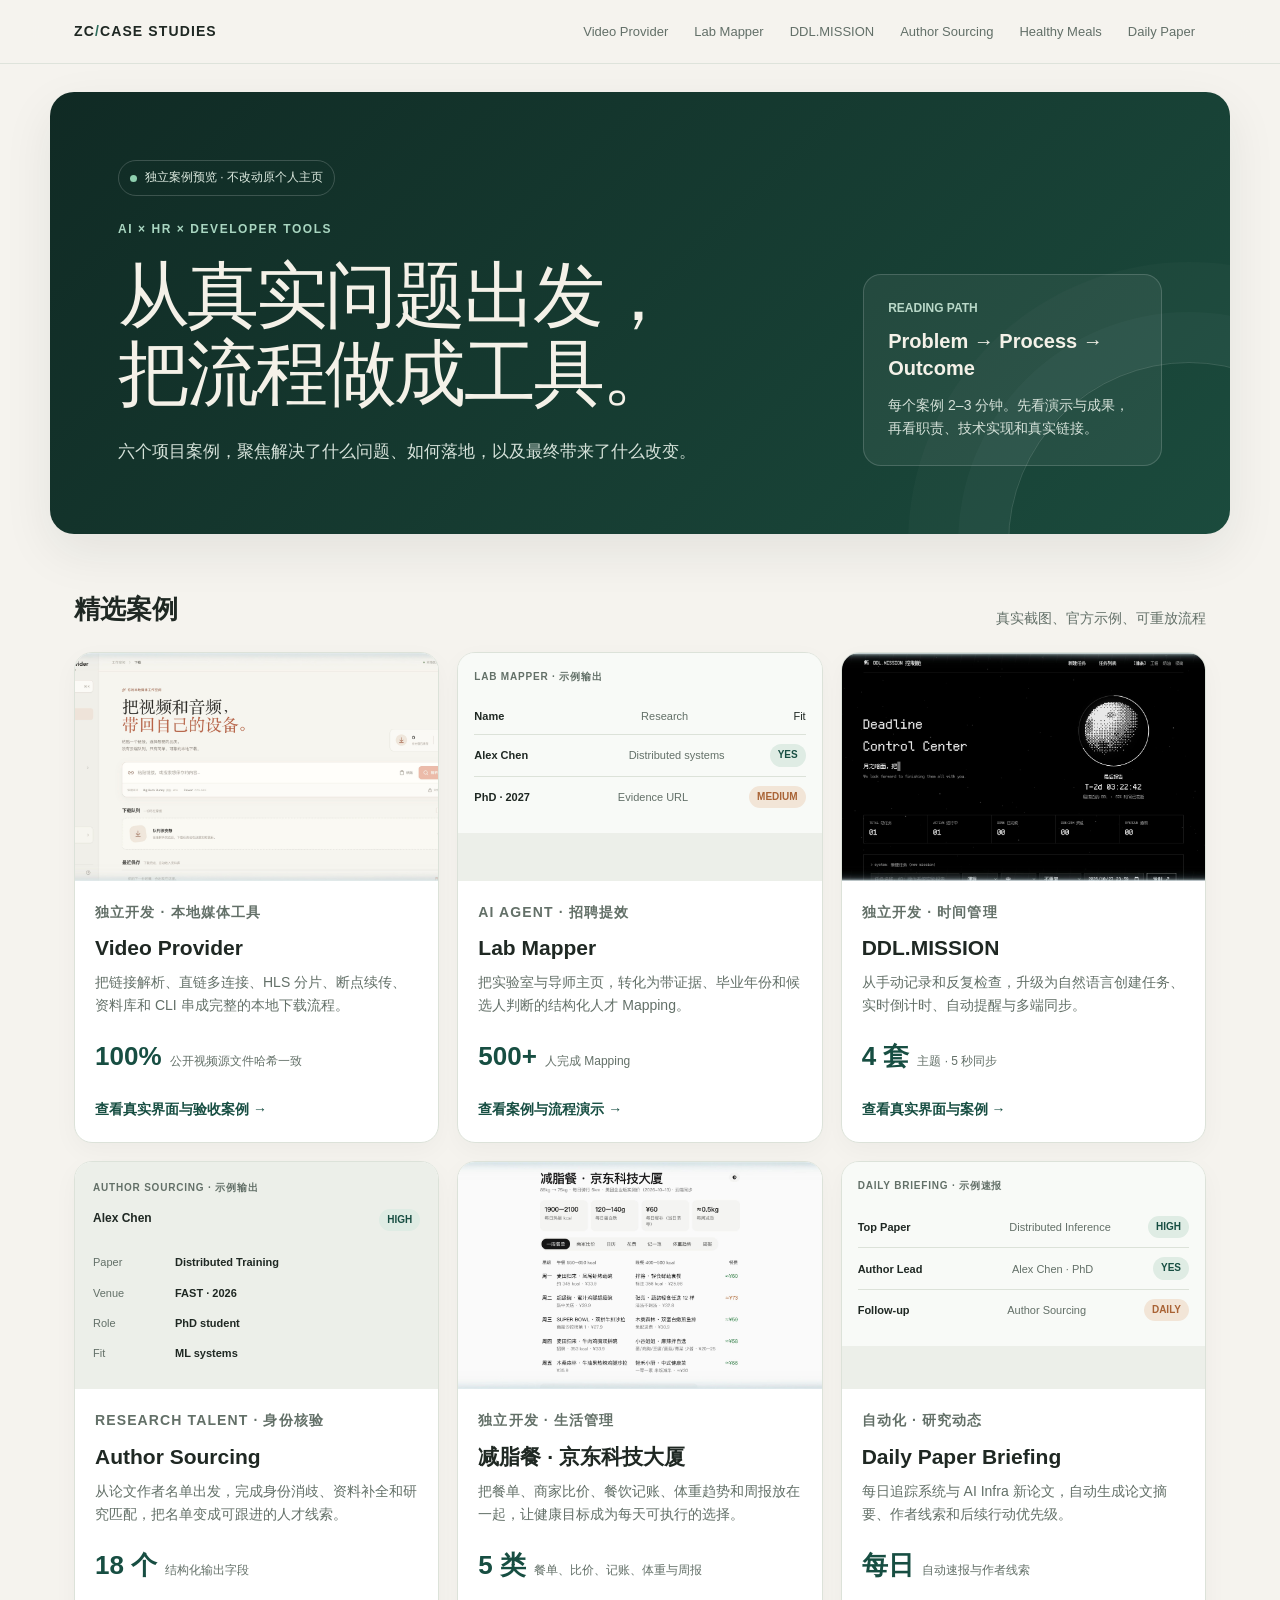
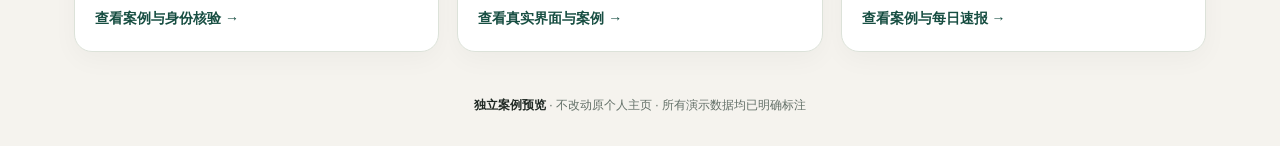
<file: index.html>
<!doctype html>
<html lang="zh-CN">
  <head>
    <meta charset="utf-8" />
    <meta name="viewport" content="width=device-width, initial-scale=1" />
    <meta name="description" content="Video Provider、Lab Mapper、DDL.MISSION 等六个精选项目案例：实际问题、解决流程、技术实现、成果与演示。" />
    <title>精选项目案例 · 张翀</title>
    <link rel="stylesheet" href="styles.css" />
  </head>
  <body>
    <a class="skip-link" href="#main">跳到正文</a>
    <header class="site-header">
      <div class="header-inner">
        <a class="brand" href="index.html">ZC<span>/</span>CASE STUDIES</a>
        <nav class="site-nav" aria-label="案例导航">
          <a href="downbit.html">Video Provider</a>
          <a href="lab-mapper.html">Lab Mapper</a>
          <a href="ddl-mission.html">DDL.MISSION</a>
          <a href="author-sourcing.html">Author Sourcing</a>
          <a href="healthy-meals.html">Healthy Meals</a>
          <a href="daily-paper-briefing.html">Daily Paper</a>
        </nav>
      </div>
    </header>

    <main id="main">
      <section class="hero">
        <div class="hero-copy">
          <div class="notice">独立案例预览 · 不改动原个人主页</div>
          <p class="eyebrow">AI × HR × Developer Tools</p>
          <h1>从真实问题出发，<br />把流程做成工具。</h1>
          <p class="hero-lead">六个项目案例，聚焦解决了什么问题、如何落地，以及最终带来了什么改变。</p>
        </div>
        <aside class="hero-note">
          <span>READING PATH</span>
          <strong>Problem → Process → Outcome</strong>
          <p>每个案例 2–3 分钟。先看演示与成果，再看职责、技术实现和真实链接。</p>
        </aside>
      </section>

      <div class="section-shell">
        <section id="cases" aria-labelledby="cases-title">
          <div class="section-heading">
            <h2 id="cases-title">精选案例</h2>
            <p>真实截图、官方示例、可重放流程</p>
          </div>
          <div class="case-cards">
            <article class="case-card">
              <div class="card-visual">
                <img src="assets/downbit.jpg" alt="Video Provider 暖白与陶土色媒体下载工作台真实界面" loading="eager" />
              </div>
              <div class="card-body">
                <p class="card-kicker">独立开发 · 本地媒体工具</p>
                <h3>Video Provider</h3>
                <p>把链接解析、直链多连接、HLS 分片、断点续传、资料库和 CLI 串成完整的本地下载流程。</p>
                <div class="card-metric"><strong>100%</strong><span>公开视频源文件哈希一致</span></div>
                <a class="card-link" href="downbit.html">查看真实界面与验收案例 →</a>
              </div>
            </article>

            <article class="case-card">
              <div class="card-visual">
                <div class="mini-window">
                  <div class="mini-label">Lab Mapper · 示例输出</div>
                  <div class="mini-row"><strong>Name</strong><span>Research</span><span>Fit</span></div>
                  <div class="mini-row"><strong>Alex Chen</strong><span>Distributed systems</span><span class="badge">YES</span></div>
                  <div class="mini-row"><strong>PhD · 2027</strong><span>Evidence URL</span><span class="badge badge-warm">MEDIUM</span></div>
                </div>
              </div>
              <div class="card-body">
                <p class="card-kicker">AI Agent · 招聘提效</p>
                <h3>Lab Mapper</h3>
                <p>把实验室与导师主页，转化为带证据、毕业年份和候选人判断的结构化人才 Mapping。</p>
                <div class="card-metric"><strong>500+</strong><span>人完成 Mapping</span></div>
                <a class="card-link" href="lab-mapper.html">查看案例与流程演示 →</a>
              </div>
            </article>

            <article class="case-card">
              <div class="card-visual">
                <img src="assets/ddl-mission.jpg" alt="DDL.MISSION 像素太空风任务控制舱真实界面" loading="lazy" />
              </div>
              <div class="card-body">
                <p class="card-kicker">独立开发 · 时间管理</p>
                <h3>DDL.MISSION</h3>
                <p>从手动记录和反复检查，升级为自然语言创建任务、实时倒计时、自动提醒与多端同步。</p>
                <div class="card-metric"><strong>4 套</strong><span>主题 · 5 秒同步</span></div>
                <a class="card-link" href="ddl-mission.html">查看真实界面与案例 →</a>
              </div>
            </article>

            <article class="case-card">
              <div class="card-visual">
                <div class="mini-profile">
                  <div class="mini-label">Author Sourcing · 示例输出</div>
                  <div class="mini-profile-top"><span>Alex Chen</span><span class="badge">HIGH</span></div>
                  <div class="mini-field"><span>Paper</span><strong>Distributed Training</strong></div>
                  <div class="mini-field"><span>Venue</span><strong>FAST · 2026</strong></div>
                  <div class="mini-field"><span>Role</span><strong>PhD student</strong></div>
                  <div class="mini-field"><span>Fit</span><strong>ML systems</strong></div>
                </div>
              </div>
              <div class="card-body">
                <p class="card-kicker">Research Talent · 身份核验</p>
                <h3>Author Sourcing</h3>
                <p>从论文作者名单出发，完成身份消歧、资料补全和研究匹配，把名单变成可跟进的人才线索。</p>
                <div class="card-metric"><strong>18 个</strong><span>结构化输出字段</span></div>
                <a class="card-link" href="author-sourcing.html">查看案例与身份核验 →</a>
              </div>
            </article>

            <article class="case-card">
              <div class="card-visual">
                <img src="assets/healthy-meals.jpg" alt="减脂餐工具的一周餐单、热量目标与实测价格真实界面" loading="eager" />
              </div>
              <div class="card-body">
                <p class="card-kicker">独立开发 · 生活管理</p>
                <h3>减脂餐 · 京东科技大厦</h3>
                <p>把餐单、商家比价、餐饮记账、体重趋势和周报放在一起，让健康目标成为每天可执行的选择。</p>
                <div class="card-metric"><strong>5 类</strong><span>餐单、比价、记账、体重与周报</span></div>
                <a class="card-link" href="healthy-meals.html">查看真实界面与案例 →</a>
              </div>
            </article>

            <article class="case-card">
              <div class="card-visual">
                <div class="mini-window">
                  <div class="mini-label">Daily Briefing · 示例速报</div>
                  <div class="mini-row"><strong>Top Paper</strong><span>Distributed Inference</span><span class="badge">HIGH</span></div>
                  <div class="mini-row"><strong>Author Lead</strong><span>Alex Chen · PhD</span><span class="badge">YES</span></div>
                  <div class="mini-row"><strong>Follow-up</strong><span>Author Sourcing</span><span class="badge badge-warm">DAILY</span></div>
                </div>
              </div>
              <div class="card-body">
                <p class="card-kicker">自动化 · 研究动态</p>
                <h3>Daily Paper Briefing</h3>
                <p>每日追踪系统与 AI Infra 新论文，自动生成论文摘要、作者线索和后续行动优先级。</p>
                <div class="card-metric"><strong>每日</strong><span>自动速报与作者线索</span></div>
                <a class="card-link" href="daily-paper-briefing.html">查看案例与每日速报 →</a>
              </div>
            </article>
          </div>
        </section>
      </div>
    </main>

    <footer class="site-footer">
      <strong>独立案例预览</strong> · 不改动原个人主页 · 所有演示数据均已明确标注
    </footer>
    <script src="script.js" defer></script>
  </body>
</html>
</file>
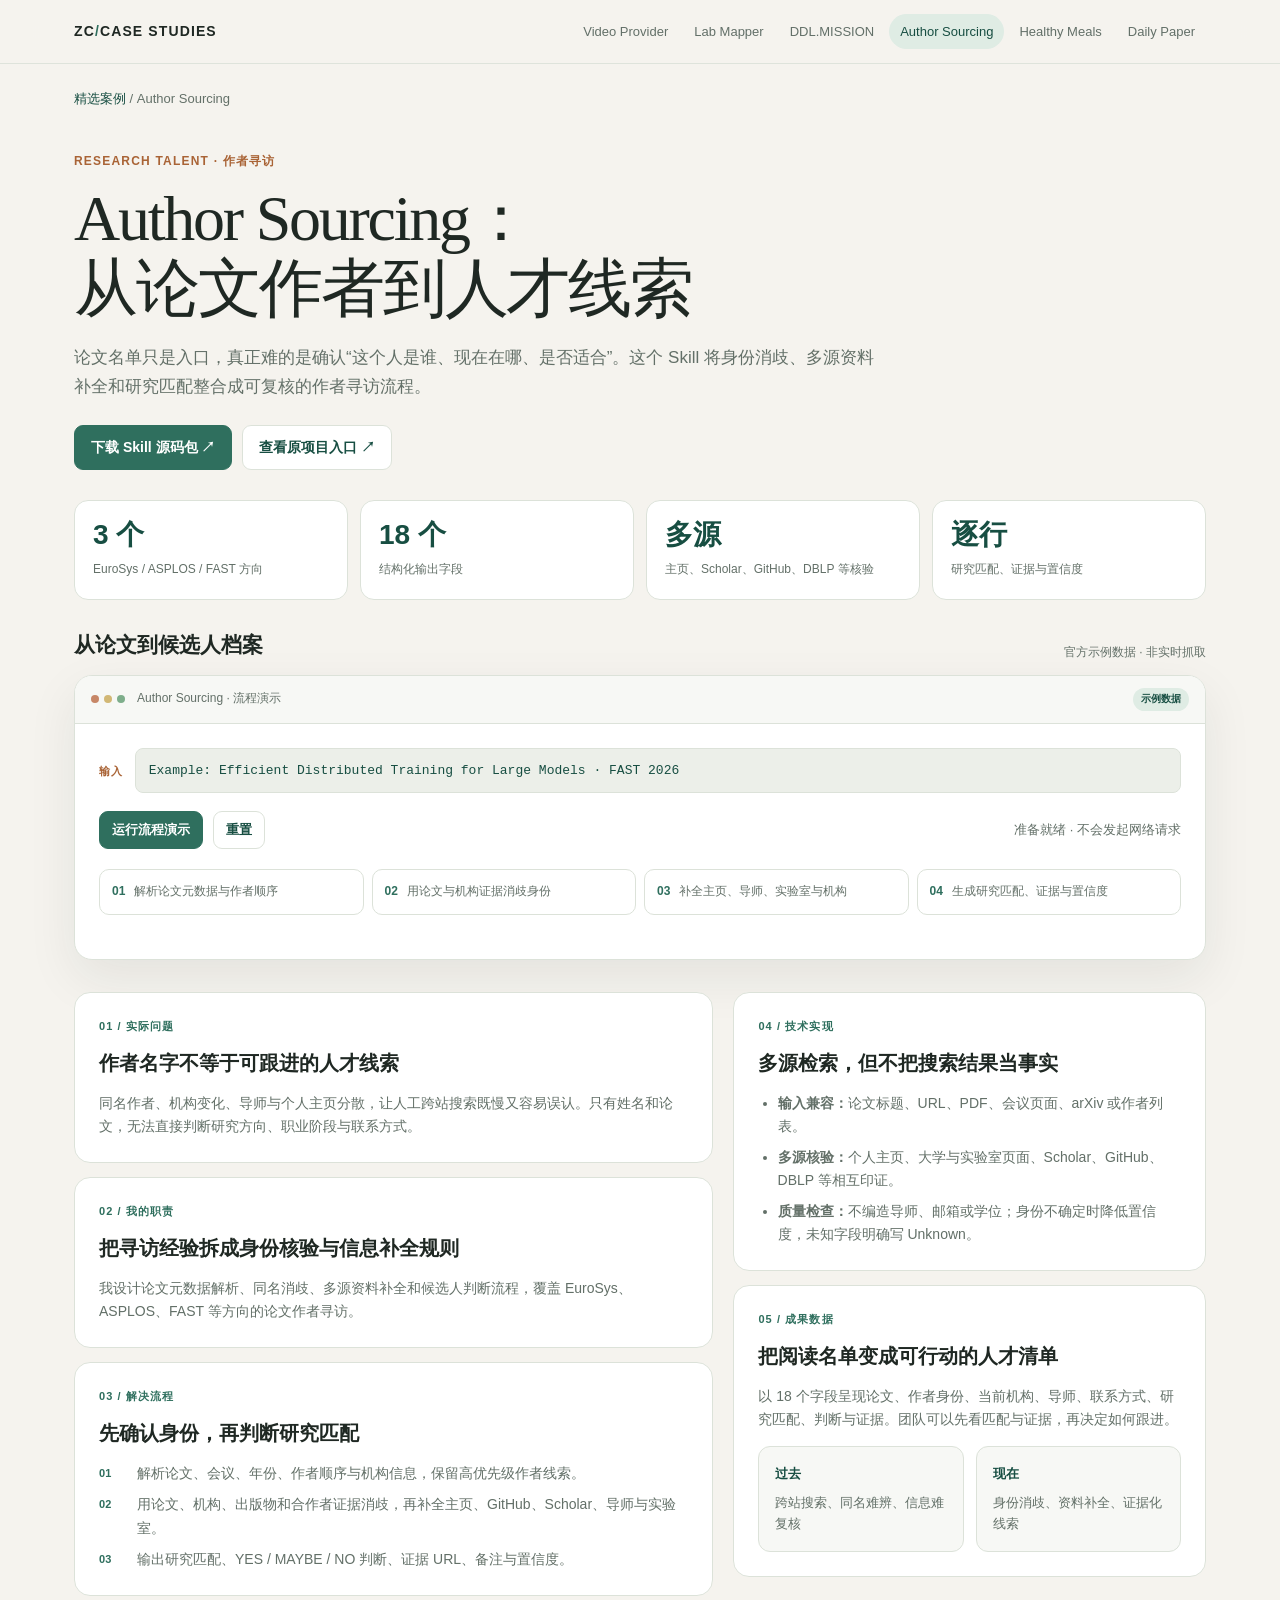
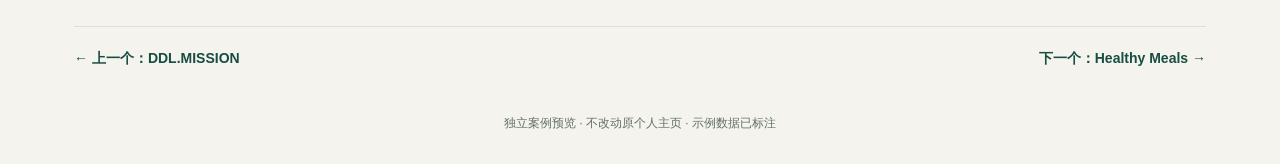
<file: author-sourcing.html>
<!doctype html>
<html lang="zh-CN">
  <head>
    <meta charset="utf-8" />
    <meta name="viewport" content="width=device-width, initial-scale=1" />
    <meta name="description" content="Author Sourcing 项目案例：从论文作者到经身份核验、证据补全的人才线索。" />
    <title>Author Sourcing · 项目案例</title>
    <link rel="stylesheet" href="styles.css" />
  </head>
  <body>
    <a class="skip-link" href="#main">跳到正文</a>
    <header class="site-header">
      <div class="header-inner">
        <a class="brand" href="index.html">ZC<span>/</span>CASE STUDIES</a>
        <nav class="site-nav" aria-label="案例导航">
          <a href="downbit.html">Video Provider</a>
          <a href="lab-mapper.html">Lab Mapper</a>
          <a href="ddl-mission.html">DDL.MISSION</a>
          <a href="author-sourcing.html" aria-current="page">Author Sourcing</a>
          <a href="healthy-meals.html">Healthy Meals</a>
          <a href="daily-paper-briefing.html">Daily Paper</a>
        </nav>
      </div>
    </header>

    <main id="main" class="section-shell">
      <div class="breadcrumb"><a href="index.html">精选案例</a> / Author Sourcing</div>
      <section class="case-hero">
        <p class="case-kicker">Research Talent · 作者寻访</p>
        <h1>Author Sourcing：<br />从论文作者到人才线索</h1>
        <p class="case-summary">论文名单只是入口，真正难的是确认“这个人是谁、现在在哪、是否适合”。这个 Skill 将身份消歧、多源资料补全和研究匹配整合成可复核的作者寻访流程。</p>
        <div class="case-actions">
          <a class="button button-primary" href="https://zc-ruc.github.io/-/assets/skills/author-sourcing-skill.zip" target="_blank" rel="noreferrer">下载 Skill 源码包 ↗</a>
          <a class="button" href="https://zc-ruc.github.io/-/#projects" target="_blank" rel="noreferrer">查看原项目入口 ↗</a>
        </div>
      </section>

      <section class="metric-strip" aria-label="项目成果概览">
        <div class="metric"><strong>3 个</strong><span>EuroSys / ASPLOS / FAST 方向</span></div>
        <div class="metric"><strong>18 个</strong><span>结构化输出字段</span></div>
        <div class="metric"><strong>多源</strong><span>主页、Scholar、GitHub、DBLP 等核验</span></div>
        <div class="metric"><strong>逐行</strong><span>研究匹配、证据与置信度</span></div>
      </section>

      <section class="showcase" aria-labelledby="demo-title">
        <div class="showcase-heading">
          <h2 id="demo-title">从论文到候选人档案</h2>
          <p>官方示例数据 · 非实时抓取</p>
        </div>
        <div class="browser" data-demo="author">
          <div class="browser-bar">
            <span class="window-dots" aria-hidden="true"><i></i><i></i><i></i></span>
            <span class="browser-title">Author Sourcing · 流程演示</span>
            <span class="demo-badge">示例数据</span>
          </div>
          <div class="demo-body">
            <div class="demo-input">
              <span class="demo-input-label">输入</span>
              <code>Example: Efficient Distributed Training for Large Models · FAST 2026</code>
            </div>
            <div class="demo-controls">
              <button class="button button-primary button-small" type="button" data-demo-run>运行流程演示</button>
              <button class="button button-small" type="button" data-demo-reset>重置</button>
              <span class="demo-status" data-demo-status aria-live="polite"></span>
            </div>
            <ol class="demo-steps">
              <li data-demo-step data-status="正在解析论文标题、会议、年份与作者顺序">解析论文元数据与作者顺序</li>
              <li data-demo-step data-status="正在用论文与机构证据消歧作者身份">用论文与机构证据消歧身份</li>
              <li data-demo-step data-status="正在补全主页、导师、实验室和当前机构">补全主页、导师、实验室与机构</li>
              <li data-demo-step data-status="正在生成研究匹配、证据 URL 与置信度">生成研究匹配、证据与置信度</li>
            </ol>
            <div class="demo-output" data-demo-output hidden>
              <div class="output-heading">
                <h3>候选人线索输出</h3>
                <span class="badge">1 条官方示例</span>
              </div>
              <div class="table-scroll">
                <table class="output-table">
                  <thead><tr><th>作者</th><th>位置</th><th>当前身份</th><th>导师 / 实验室</th><th>研究匹配</th><th>判断</th><th>置信度</th></tr></thead>
                  <tbody><tr><td>Alex Chen</td><td>第 1 作者</td><td>Example University · PhD student</td><td>Prof. Jane Doe · Example Systems Lab</td><td>ML systems; distributed training</td><td><span class="badge">YES</span></td><td><span class="badge">high</span></td></tr></tbody>
                </table>
              </div>
              <p class="output-note">证据：example.edu/alex。此示例与 Skill 包中的 example-output.csv 一致，并非真实作者或候选人。</p>
            </div>
          </div>
        </div>
      </section>

      <div class="story-grid">
        <div class="story-stack">
          <article class="story-block">
            <span class="story-index">01 / 实际问题</span>
            <h2>作者名字不等于可跟进的人才线索</h2>
            <p>同名作者、机构变化、导师与个人主页分散，让人工跨站搜索既慢又容易误认。只有姓名和论文，无法直接判断研究方向、职业阶段与联系方式。</p>
          </article>
          <article class="story-block">
            <span class="story-index">02 / 我的职责</span>
            <h2>把寻访经验拆成身份核验与信息补全规则</h2>
            <p>我设计论文元数据解析、同名消歧、多源资料补全和候选人判断流程，覆盖 EuroSys、ASPLOS、FAST 等方向的论文作者寻访。</p>
          </article>
          <article class="story-block">
            <span class="story-index">03 / 解决流程</span>
            <h2>先确认身份，再判断研究匹配</h2>
            <ul class="flow-list">
              <li>解析论文、会议、年份、作者顺序与机构信息，保留高优先级作者线索。</li>
              <li>用论文、机构、出版物和合作者证据消歧，再补全主页、GitHub、Scholar、导师与实验室。</li>
              <li>输出研究匹配、YES / MAYBE / NO 判断、证据 URL、备注与置信度。</li>
            </ul>
          </article>
        </div>
        <aside>
          <div class="fact-panel">
            <span class="story-index">04 / 技术实现</span>
            <h2>多源检索，但不把搜索结果当事实</h2>
            <ul>
              <li><strong>输入兼容：</strong>论文标题、URL、PDF、会议页面、arXiv 或作者列表。</li>
              <li><strong>多源核验：</strong>个人主页、大学与实验室页面、Scholar、GitHub、DBLP 等相互印证。</li>
              <li><strong>质量检查：</strong>不编造导师、邮箱或学位；身份不确定时降低置信度，未知字段明确写 Unknown。</li>
            </ul>
          </div>
          <div class="fact-panel">
            <span class="story-index">05 / 成果数据</span>
            <h2>把阅读名单变成可行动的人才清单</h2>
            <p>以 18 个字段呈现论文、作者身份、当前机构、导师、联系方式、研究匹配、判断与证据。团队可以先看匹配与证据，再决定如何跟进。</p>
            <div class="before-after">
              <div class="compare-card"><strong>过去</strong><p>跨站搜索、同名难辨、信息难复核</p></div>
              <div class="compare-card"><strong>现在</strong><p>身份消歧、资料补全、证据化线索</p></div>
            </div>
          </div>
        </aside>
      </div>

      <nav class="case-footer-nav" aria-label="案例前后导航">
        <a href="ddl-mission.html">← 上一个：DDL.MISSION</a>
        <a href="healthy-meals.html">下一个：Healthy Meals →</a>
      </nav>
    </main>

    <footer class="site-footer">独立案例预览 · 不改动原个人主页 · 示例数据已标注</footer>
    <script src="script.js" defer></script>
  </body>
</html>
</file>
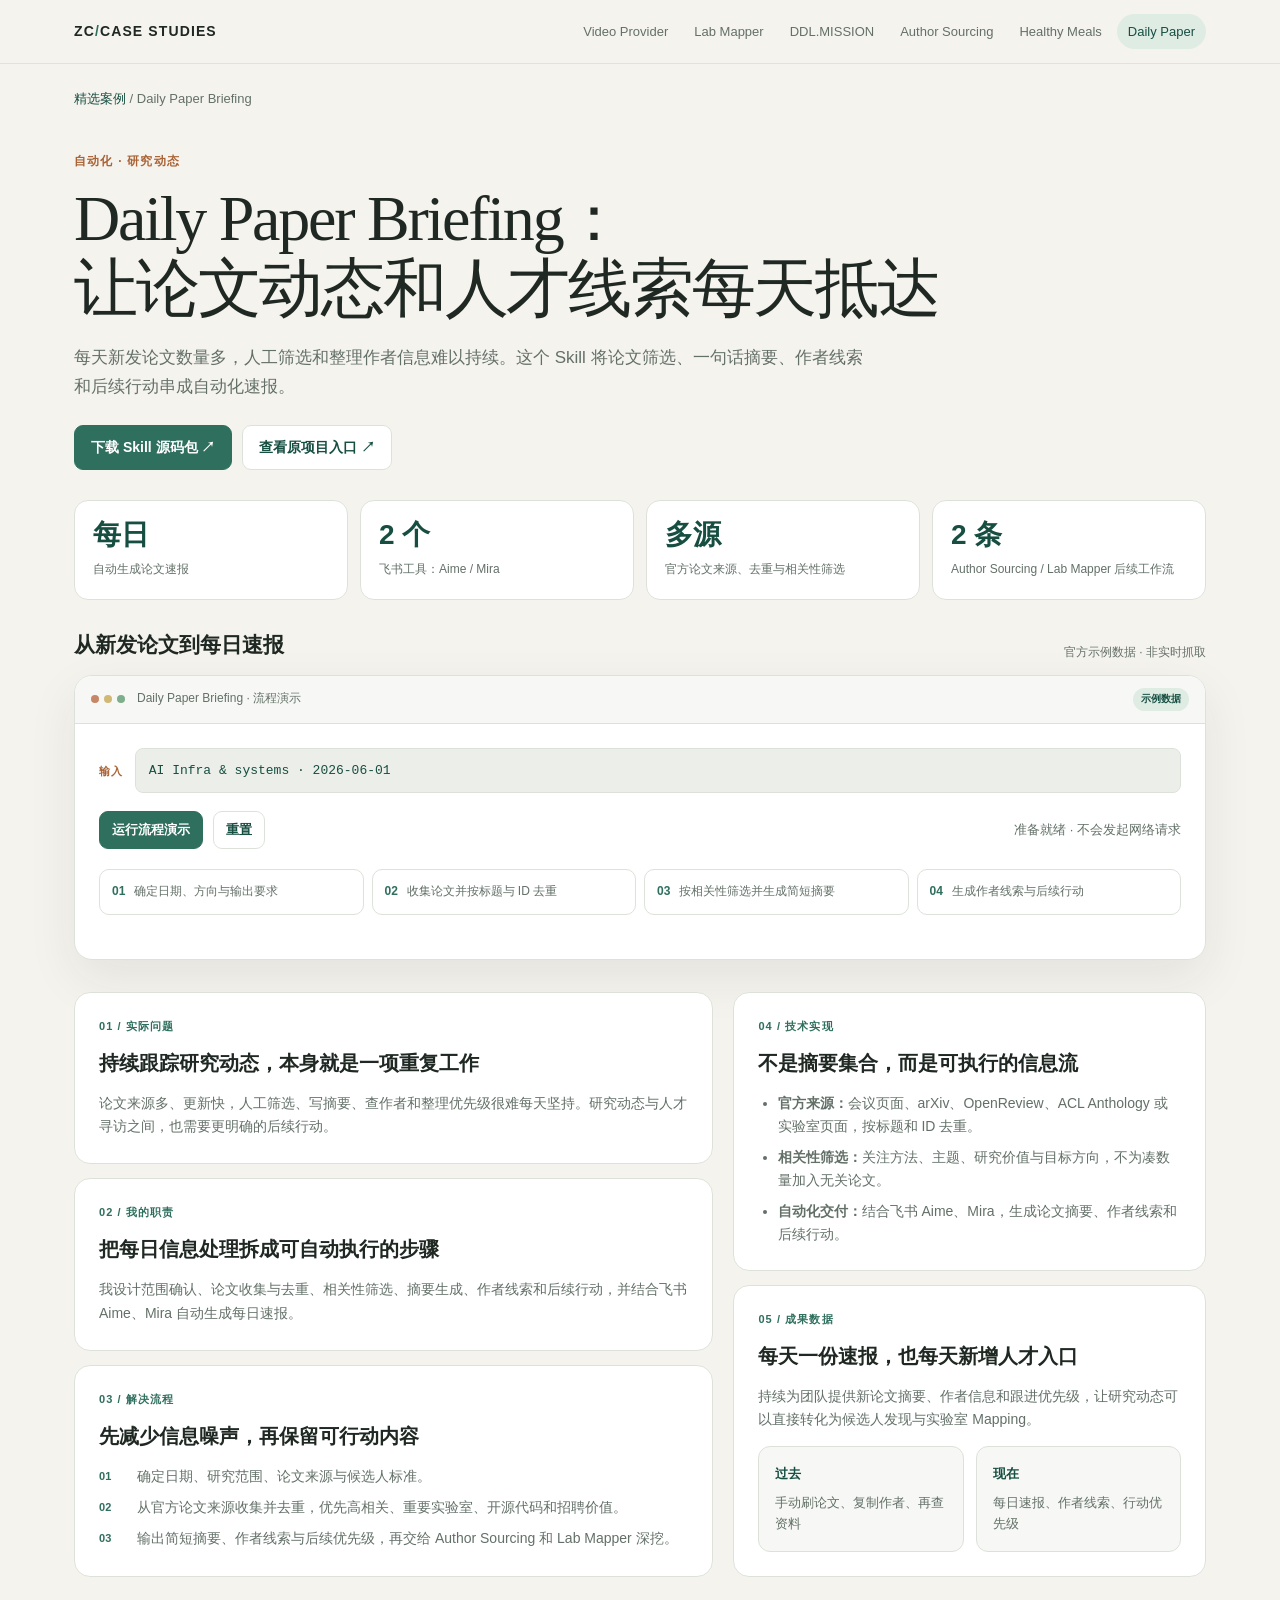
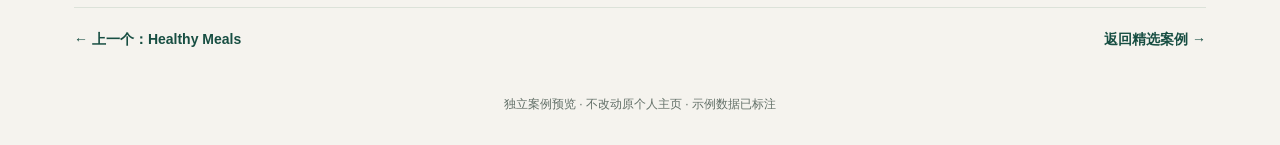
<file: daily-paper-briefing.html>
<!doctype html>
<html lang="zh-CN">
  <head>
    <meta charset="utf-8" />
    <meta name="viewport" content="width=device-width, initial-scale=1" />
    <meta name="description" content="Daily Paper Briefing Skill 项目案例：每日论文筛选、摘要、作者线索与后续行动，含官方示例速报。" />
    <title>Daily Paper Briefing · 项目案例</title>
    <link rel="stylesheet" href="styles.css" />
  </head>
  <body>
    <a class="skip-link" href="#main">跳到正文</a>
    <header class="site-header">
      <div class="header-inner">
        <a class="brand" href="index.html">ZC<span>/</span>CASE STUDIES</a>
        <nav class="site-nav" aria-label="案例导航">
          <a href="downbit.html">Video Provider</a>
          <a href="lab-mapper.html">Lab Mapper</a>
          <a href="ddl-mission.html">DDL.MISSION</a>
          <a href="author-sourcing.html">Author Sourcing</a>
          <a href="healthy-meals.html">Healthy Meals</a>
          <a href="daily-paper-briefing.html" aria-current="page">Daily Paper</a>
        </nav>
      </div>
    </header>

    <main id="main" class="section-shell">
      <div class="breadcrumb"><a href="index.html">精选案例</a> / Daily Paper Briefing</div>
      <section class="case-hero">
        <p class="case-kicker">自动化 · 研究动态</p>
        <h1>Daily Paper Briefing：<br />让论文动态和人才线索每天抵达</h1>
        <p class="case-summary">每天新发论文数量多，人工筛选和整理作者信息难以持续。这个 Skill 将论文筛选、一句话摘要、作者线索和后续行动串成自动化速报。</p>
        <div class="case-actions">
          <a class="button button-primary" href="https://zc-ruc.github.io/-/assets/skills/daily-paper-briefing-skill.zip" target="_blank" rel="noreferrer">下载 Skill 源码包 ↗</a>
          <a class="button" href="https://zc-ruc.github.io/-/#projects" target="_blank" rel="noreferrer">查看原项目入口 ↗</a>
        </div>
      </section>

      <section class="metric-strip" aria-label="项目成果概览">
        <div class="metric"><strong>每日</strong><span>自动生成论文速报</span></div>
        <div class="metric"><strong>2 个</strong><span>飞书工具：Aime / Mira</span></div>
        <div class="metric"><strong>多源</strong><span>官方论文来源、去重与相关性筛选</span></div>
        <div class="metric"><strong>2 条</strong><span>Author Sourcing / Lab Mapper 后续工作流</span></div>
      </section>

      <section class="showcase" aria-labelledby="demo-title">
        <div class="showcase-heading">
          <h2 id="demo-title">从新发论文到每日速报</h2>
          <p>官方示例数据 · 非实时抓取</p>
        </div>
        <div class="browser" data-demo="paper">
          <div class="browser-bar">
            <span class="window-dots" aria-hidden="true"><i></i><i></i><i></i></span>
            <span class="browser-title">Daily Paper Briefing · 流程演示</span>
            <span class="demo-badge">示例数据</span>
          </div>
          <div class="demo-body">
            <div class="demo-input">
              <span class="demo-input-label">输入</span>
              <code>AI Infra & systems · 2026-06-01</code>
            </div>
            <div class="demo-controls">
              <button class="button button-primary button-small" type="button" data-demo-run>运行流程演示</button>
              <button class="button button-small" type="button" data-demo-reset>重置</button>
              <span class="demo-status" data-demo-status aria-live="polite"></span>
            </div>
            <ol class="demo-steps">
              <li data-demo-step data-status="正在确定日期、研究方向和输出要求">确定日期、方向与输出要求</li>
              <li data-demo-step data-status="正在从官方来源收集论文并去重">收集论文并按标题与 ID 去重</li>
              <li data-demo-step data-status="正在按相关性筛选并生成简短摘要">按相关性筛选并生成简短摘要</li>
              <li data-demo-step data-status="正在生成作者线索与后续行动">生成作者线索与后续行动</li>
            </ol>
            <div class="demo-output" data-demo-output hidden>
              <div class="output-heading">
                <h3>Daily Paper Briefing</h3>
                <span class="badge">2026-06-01</span>
              </div>
              <div class="before-after">
                <div class="compare-card">
                  <strong>Top Paper · High</strong>
                  <p><strong>Example Paper on Distributed Inference</strong></p>
                  <p>提出降低多租户 LLM 推理尾延迟的调度方法，与 AI Infra serving 和系统优化高度相关。来源：arXiv。</p>
                </div>
                <div class="compare-card">
                  <strong>Author Lead</strong>
                  <p>Alex Chen · Example University · PhD student</p>
                  <p>研究方向为 LLM inference systems，下一步使用 Author Sourcing 核验主页、GitHub 和导师信息。</p>
                </div>
              </div>
              <div class="compare-card output-note">
                <strong>Follow-up Actions</strong>
                <p>对高优先级第一作者运行 Author Sourcing；如论文涉及活跃学生团队，将相关实验室加入 Lab Mapper。</p>
              </div>
              <p class="output-note">此示例与 Skill 包中的 example-output.md 一致，并非真实论文或候选人。</p>
            </div>
          </div>
        </div>
      </section>

      <div class="story-grid">
        <div class="story-stack">
          <article class="story-block">
            <span class="story-index">01 / 实际问题</span>
            <h2>持续跟踪研究动态，本身就是一项重复工作</h2>
            <p>论文来源多、更新快，人工筛选、写摘要、查作者和整理优先级很难每天坚持。研究动态与人才寻访之间，也需要更明确的后续行动。</p>
          </article>
          <article class="story-block">
            <span class="story-index">02 / 我的职责</span>
            <h2>把每日信息处理拆成可自动执行的步骤</h2>
            <p>我设计范围确认、论文收集与去重、相关性筛选、摘要生成、作者线索和后续行动，并结合飞书 Aime、Mira 自动生成每日速报。</p>
          </article>
          <article class="story-block">
            <span class="story-index">03 / 解决流程</span>
            <h2>先减少信息噪声，再保留可行动内容</h2>
            <ul class="flow-list">
              <li>确定日期、研究范围、论文来源与候选人标准。</li>
              <li>从官方论文来源收集并去重，优先高相关、重要实验室、开源代码和招聘价值。</li>
              <li>输出简短摘要、作者线索与后续优先级，再交给 Author Sourcing 和 Lab Mapper 深挖。</li>
            </ul>
          </article>
        </div>
        <aside>
          <div class="fact-panel">
            <span class="story-index">04 / 技术实现</span>
            <h2>不是摘要集合，而是可执行的信息流</h2>
            <ul>
              <li><strong>官方来源：</strong>会议页面、arXiv、OpenReview、ACL Anthology 或实验室页面，按标题和 ID 去重。</li>
              <li><strong>相关性筛选：</strong>关注方法、主题、研究价值与目标方向，不为凑数量加入无关论文。</li>
              <li><strong>自动化交付：</strong>结合飞书 Aime、Mira，生成论文摘要、作者线索和后续行动。</li>
            </ul>
          </div>
          <div class="fact-panel">
            <span class="story-index">05 / 成果数据</span>
            <h2>每天一份速报，也每天新增人才入口</h2>
            <p>持续为团队提供新论文摘要、作者信息和跟进优先级，让研究动态可以直接转化为候选人发现与实验室 Mapping。</p>
            <div class="before-after">
              <div class="compare-card"><strong>过去</strong><p>手动刷论文、复制作者、再查资料</p></div>
              <div class="compare-card"><strong>现在</strong><p>每日速报、作者线索、行动优先级</p></div>
            </div>
          </div>
        </aside>
      </div>

      <nav class="case-footer-nav" aria-label="案例前后导航">
        <a href="healthy-meals.html">← 上一个：Healthy Meals</a>
        <a href="index.html">返回精选案例 →</a>
      </nav>
    </main>

    <footer class="site-footer">独立案例预览 · 不改动原个人主页 · 示例数据已标注</footer>
    <script src="script.js" defer></script>
  </body>
</html>
</file>
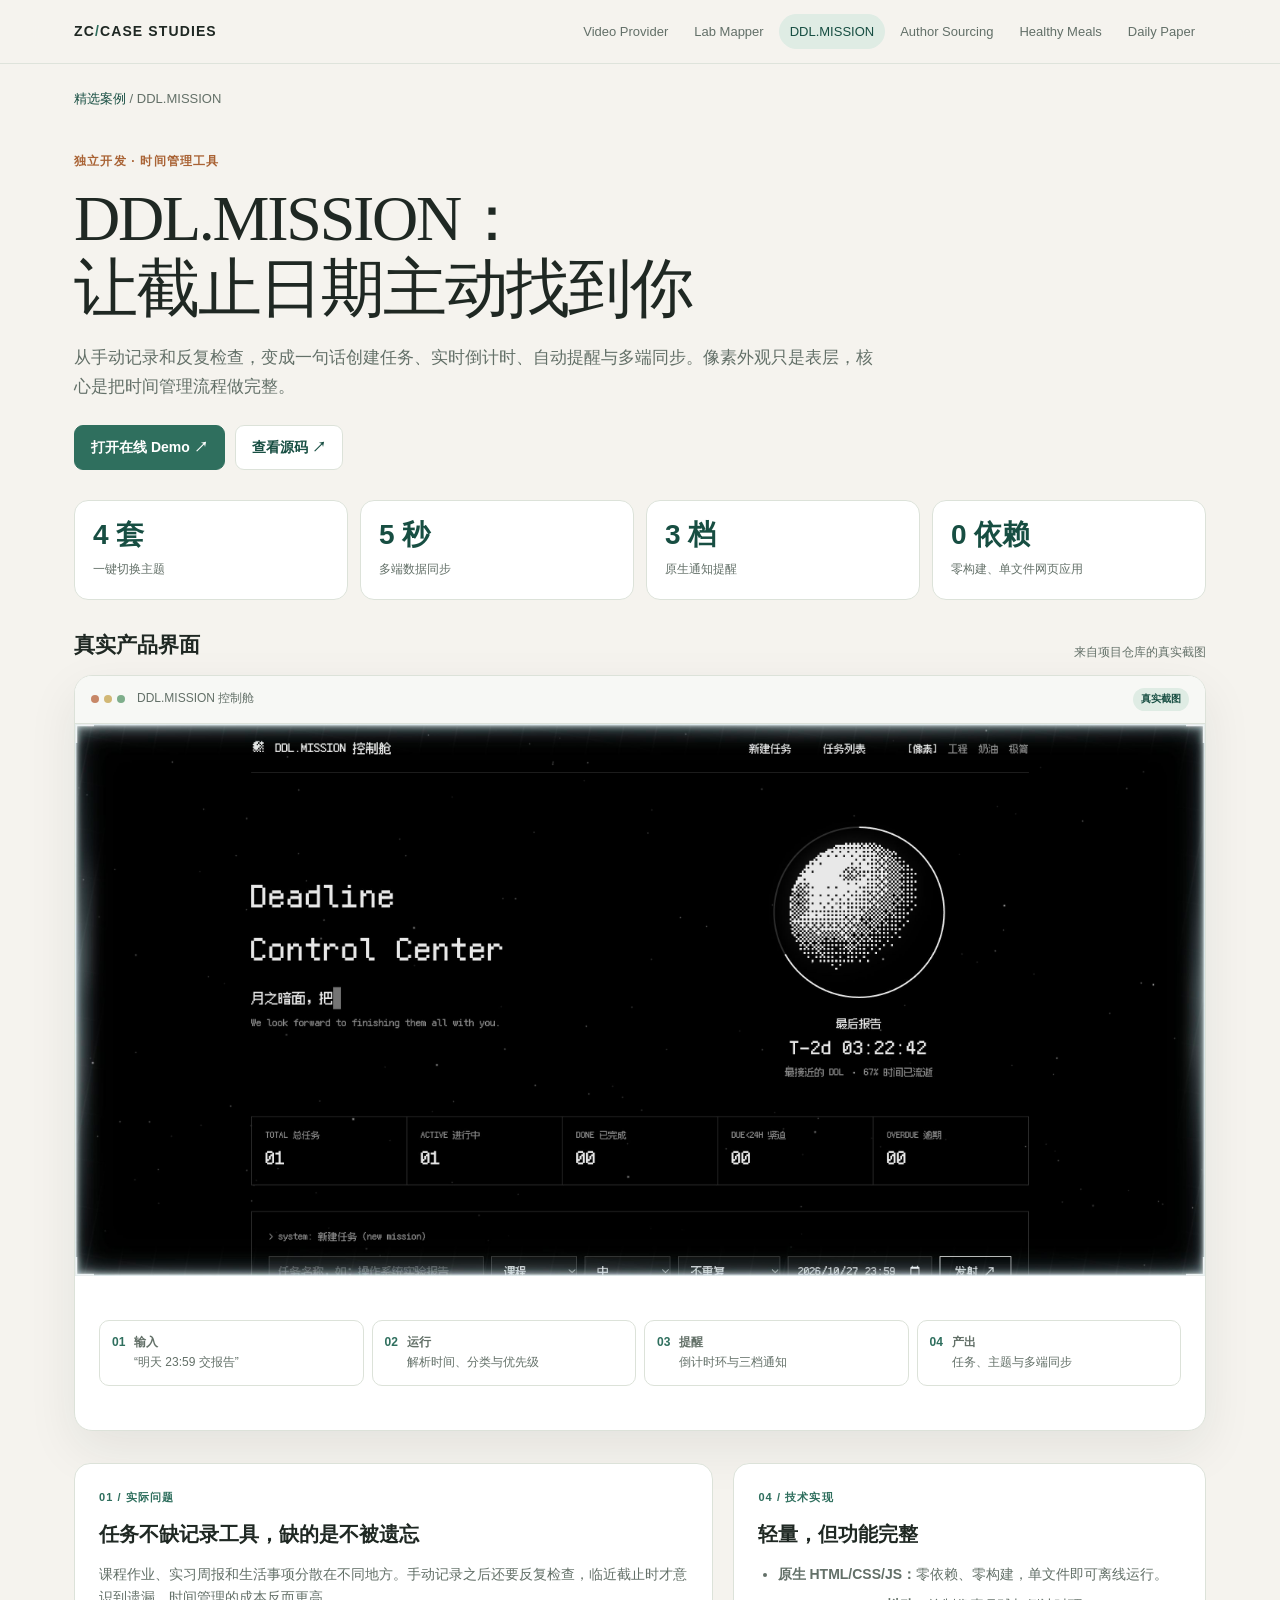
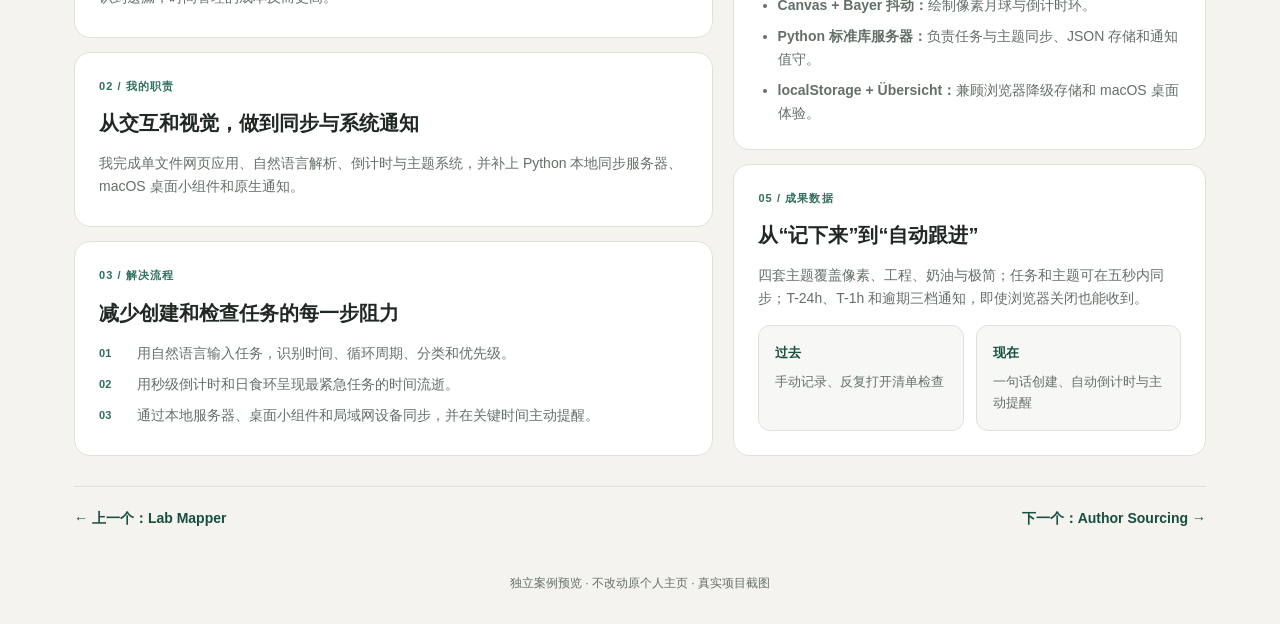
<file: ddl-mission.html>
<!doctype html>
<html lang="zh-CN">
  <head>
    <meta charset="utf-8" />
    <meta name="viewport" content="width=device-width, initial-scale=1" />
    <meta name="description" content="DDL.MISSION 项目案例：自然语言任务录入、实时倒计时、macOS 通知与多端同步，附真实界面截图。" />
    <title>DDL.MISSION · 项目案例</title>
    <link rel="stylesheet" href="styles.css" />
  </head>
  <body>
    <a class="skip-link" href="#main">跳到正文</a>
    <header class="site-header">
      <div class="header-inner">
        <a class="brand" href="index.html">ZC<span>/</span>CASE STUDIES</a>
        <nav class="site-nav" aria-label="案例导航">
          <a href="downbit.html">Video Provider</a>
          <a href="lab-mapper.html">Lab Mapper</a>
          <a href="ddl-mission.html" aria-current="page">DDL.MISSION</a>
          <a href="author-sourcing.html">Author Sourcing</a>
          <a href="healthy-meals.html">Healthy Meals</a>
          <a href="daily-paper-briefing.html">Daily Paper</a>
        </nav>
      </div>
    </header>

    <main id="main" class="section-shell">
      <div class="breadcrumb"><a href="index.html">精选案例</a> / DDL.MISSION</div>
      <section class="case-hero">
        <p class="case-kicker">独立开发 · 时间管理工具</p>
        <h1>DDL.MISSION：<br />让截止日期主动找到你</h1>
        <p class="case-summary">从手动记录和反复检查，变成一句话创建任务、实时倒计时、自动提醒与多端同步。像素外观只是表层，核心是把时间管理流程做完整。</p>
        <div class="case-actions">
          <a class="button button-primary" href="https://zc-ruc.github.io/ddl-mission/" target="_blank" rel="noreferrer">打开在线 Demo ↗</a>
          <a class="button" href="https://github.com/Zc-RUC/ddl-mission" target="_blank" rel="noreferrer">查看源码 ↗</a>
        </div>
      </section>

      <section class="metric-strip" aria-label="项目成果概览">
        <div class="metric"><strong>4 套</strong><span>一键切换主题</span></div>
        <div class="metric"><strong>5 秒</strong><span>多端数据同步</span></div>
        <div class="metric"><strong>3 档</strong><span>原生通知提醒</span></div>
        <div class="metric"><strong>0 依赖</strong><span>零构建、单文件网页应用</span></div>
      </section>

      <section class="showcase" aria-labelledby="screenshot-title">
        <div class="showcase-heading">
          <h2 id="screenshot-title">真实产品界面</h2>
          <p>来自项目仓库的真实截图</p>
        </div>
        <div class="browser">
          <div class="browser-bar">
            <span class="window-dots" aria-hidden="true"><i></i><i></i><i></i></span>
            <span class="browser-title">DDL.MISSION 控制舱</span>
            <span class="demo-badge">真实截图</span>
          </div>
          <img src="assets/ddl-mission.jpg" alt="DDL.MISSION 真实界面：像素月球、倒计时环、任务统计与自然语言任务录入" loading="eager" />
          <div class="demo-body">
            <ol class="demo-steps">
              <li><strong>输入</strong><br />“明天 23:59 交报告”</li>
              <li><strong>运行</strong><br />解析时间、分类与优先级</li>
              <li><strong>提醒</strong><br />倒计时环与三档通知</li>
              <li><strong>产出</strong><br />任务、主题与多端同步</li>
            </ol>
          </div>
        </div>
      </section>

      <div class="story-grid">
        <div class="story-stack">
          <article class="story-block">
            <span class="story-index">01 / 实际问题</span>
            <h2>任务不缺记录工具，缺的是不被遗忘</h2>
            <p>课程作业、实习周报和生活事项分散在不同地方。手动记录之后还要反复检查，临近截止时才意识到遗漏，时间管理的成本反而更高。</p>
          </article>
          <article class="story-block">
            <span class="story-index">02 / 我的职责</span>
            <h2>从交互和视觉，做到同步与系统通知</h2>
            <p>我完成单文件网页应用、自然语言解析、倒计时与主题系统，并补上 Python 本地同步服务器、macOS 桌面小组件和原生通知。</p>
          </article>
          <article class="story-block">
            <span class="story-index">03 / 解决流程</span>
            <h2>减少创建和检查任务的每一步阻力</h2>
            <ul class="flow-list">
              <li>用自然语言输入任务，识别时间、循环周期、分类和优先级。</li>
              <li>用秒级倒计时和日食环呈现最紧急任务的时间流逝。</li>
              <li>通过本地服务器、桌面小组件和局域网设备同步，并在关键时间主动提醒。</li>
            </ul>
          </article>
        </div>
        <aside>
          <div class="fact-panel">
            <span class="story-index">04 / 技术实现</span>
            <h2>轻量，但功能完整</h2>
            <ul>
              <li><strong>原生 HTML/CSS/JS：</strong>零依赖、零构建，单文件即可离线运行。</li>
              <li><strong>Canvas + Bayer 抖动：</strong>绘制像素月球与倒计时环。</li>
              <li><strong>Python 标准库服务器：</strong>负责任务与主题同步、JSON 存储和通知值守。</li>
              <li><strong>localStorage + Übersicht：</strong>兼顾浏览器降级存储和 macOS 桌面体验。</li>
            </ul>
          </div>
          <div class="fact-panel">
            <span class="story-index">05 / 成果数据</span>
            <h2>从“记下来”到“自动跟进”</h2>
            <p>四套主题覆盖像素、工程、奶油与极简；任务和主题可在五秒内同步；T-24h、T-1h 和逾期三档通知，即使浏览器关闭也能收到。</p>
            <div class="before-after">
              <div class="compare-card"><strong>过去</strong><p>手动记录、反复打开清单检查</p></div>
              <div class="compare-card"><strong>现在</strong><p>一句话创建、自动倒计时与主动提醒</p></div>
            </div>
          </div>
        </aside>
      </div>

      <nav class="case-footer-nav" aria-label="案例前后导航">
        <a href="lab-mapper.html">← 上一个：Lab Mapper</a>
        <a href="author-sourcing.html">下一个：Author Sourcing →</a>
      </nav>
    </main>

    <footer class="site-footer">独立案例预览 · 不改动原个人主页 · 真实项目截图</footer>
    <script src="script.js" defer></script>
  </body>
</html>
</file>
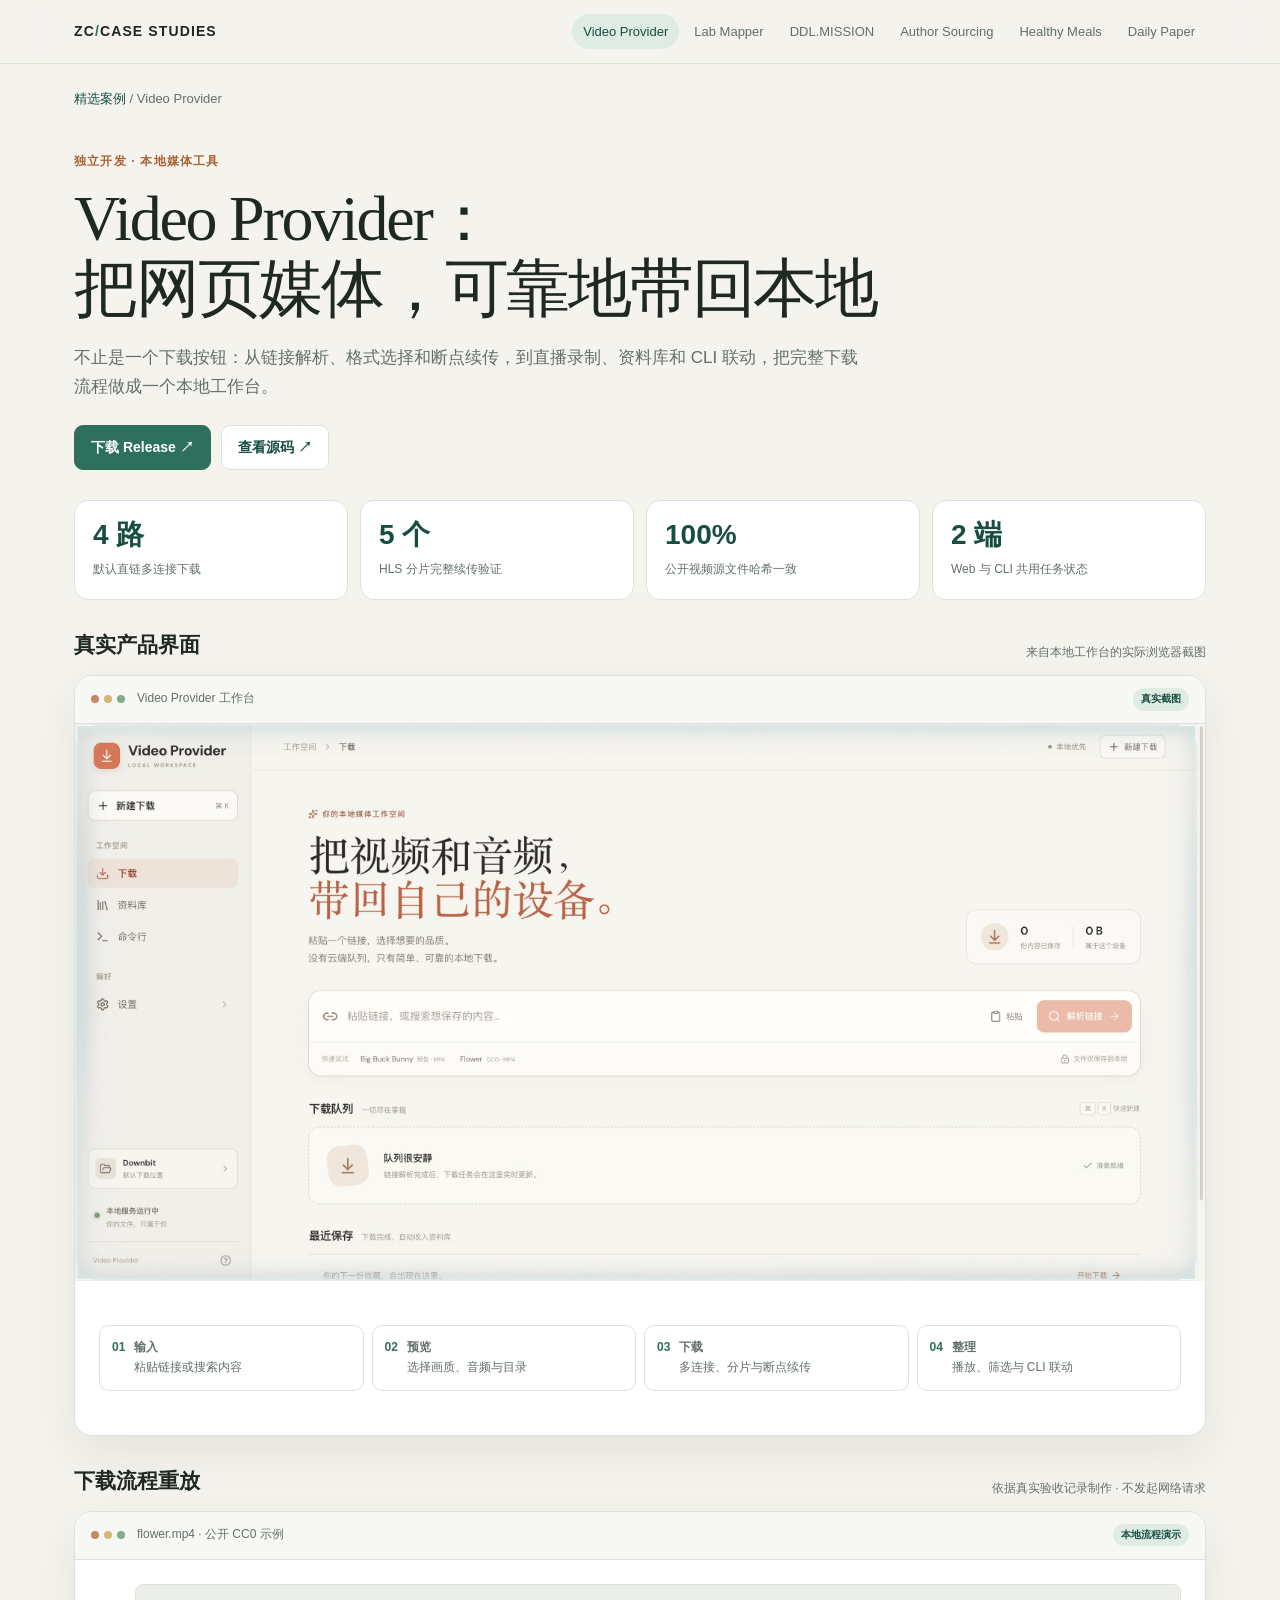
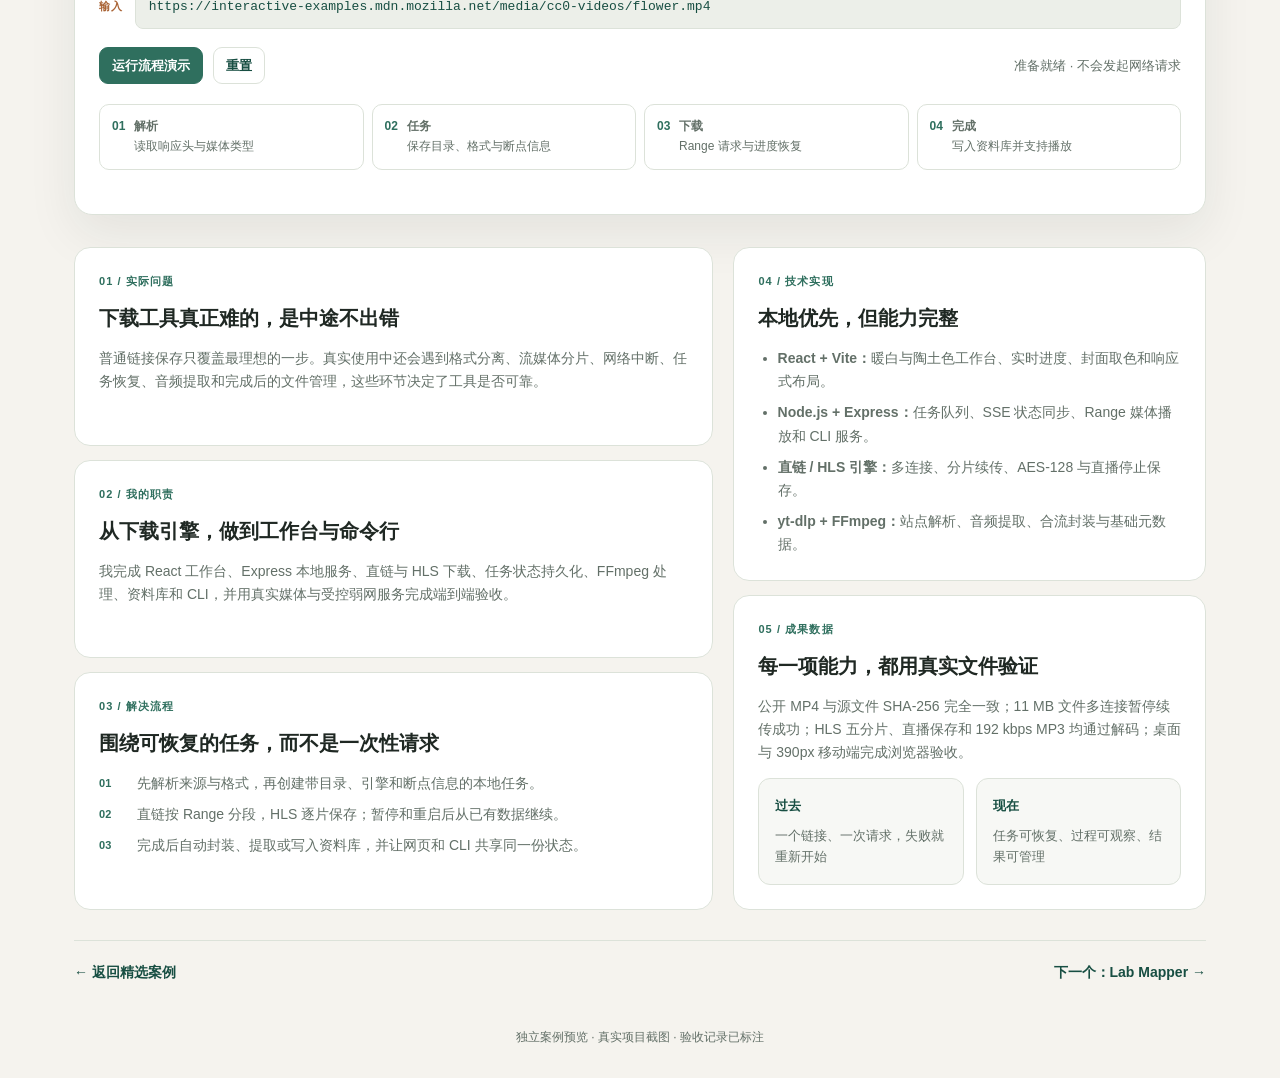
<file: downbit.html>
<!doctype html>
<html lang="zh-CN">
  <head>
    <meta charset="utf-8" />
    <meta name="viewport" content="width=device-width, initial-scale=1" />
    <meta name="description" content="Video Provider 项目案例：直链多连接、HLS 分片、断点续传、直播录制、媒体资料库与共用任务 CLI。" />
    <title>Video Provider · 项目案例</title>
    <link rel="stylesheet" href="styles.css" />
  </head>
  <body>
    <a class="skip-link" href="#main">跳到正文</a>
    <header class="site-header">
      <div class="header-inner">
        <a class="brand" href="index.html">ZC<span>/</span>CASE STUDIES</a>
        <nav class="site-nav" aria-label="案例导航">
          <a href="downbit.html" aria-current="page">Video Provider</a>
          <a href="lab-mapper.html">Lab Mapper</a>
          <a href="ddl-mission.html">DDL.MISSION</a>
          <a href="author-sourcing.html">Author Sourcing</a>
          <a href="healthy-meals.html">Healthy Meals</a>
          <a href="daily-paper-briefing.html">Daily Paper</a>
        </nav>
      </div>
    </header>

    <main id="main" class="section-shell">
      <div class="breadcrumb"><a href="index.html">精选案例</a> / Video Provider</div>
      <section class="case-hero">
        <p class="case-kicker">独立开发 · 本地媒体工具</p>
        <h1>Video Provider：<br />把网页媒体，可靠地带回本地</h1>
        <p class="case-summary">不止是一个下载按钮：从链接解析、格式选择和断点续传，到直播录制、资料库和 CLI 联动，把完整下载流程做成一个本地工作台。</p>
        <div class="case-actions">
          <a class="button button-primary" href="https://github.com/Zc-RUC/video-provider/releases/latest" target="_blank" rel="noreferrer">下载 Release ↗</a>
          <a class="button" href="https://github.com/Zc-RUC/video-provider" target="_blank" rel="noreferrer">查看源码 ↗</a>
        </div>
      </section>

      <section class="metric-strip" aria-label="项目成果概览">
        <div class="metric"><strong>4 路</strong><span>默认直链多连接下载</span></div>
        <div class="metric"><strong>5 个</strong><span>HLS 分片完整续传验证</span></div>
        <div class="metric"><strong>100%</strong><span>公开视频源文件哈希一致</span></div>
        <div class="metric"><strong>2 端</strong><span>Web 与 CLI 共用任务状态</span></div>
      </section>

      <section class="showcase" aria-labelledby="screenshot-title">
        <div class="showcase-heading">
          <h2 id="screenshot-title">真实产品界面</h2>
          <p>来自本地工作台的实际浏览器截图</p>
        </div>
        <div class="browser">
          <div class="browser-bar">
            <span class="window-dots" aria-hidden="true"><i></i><i></i><i></i></span>
            <span class="browser-title">Video Provider 工作台</span>
            <span class="demo-badge">真实截图</span>
          </div>
          <img src="assets/downbit.jpg" alt="Video Provider 真实界面：暖白与陶土色工作台、链接输入、下载队列和本地资料库" loading="eager" />
          <div class="demo-body">
            <ol class="demo-steps">
              <li><strong>输入</strong><br />粘贴链接或搜索内容</li>
              <li><strong>预览</strong><br />选择画质、音频与目录</li>
              <li><strong>下载</strong><br />多连接、分片与断点续传</li>
              <li><strong>整理</strong><br />播放、筛选与 CLI 联动</li>
            </ol>
          </div>
        </div>
      </section>

      <section class="showcase" aria-labelledby="demo-title" data-demo>
        <div class="showcase-heading">
          <h2 id="demo-title">下载流程重放</h2>
          <p>依据真实验收记录制作 · 不发起网络请求</p>
        </div>
        <div class="browser">
          <div class="browser-bar">
            <span class="window-dots" aria-hidden="true"><i></i><i></i><i></i></span>
            <span class="browser-title">flower.mp4 · 公开 CC0 示例</span>
            <span class="demo-badge">本地流程演示</span>
          </div>
          <div class="demo-body">
            <div class="demo-input"><span class="demo-input-label">输入</span><code>https://interactive-examples.mdn.mozilla.net/media/cc0-videos/flower.mp4</code></div>
            <div class="demo-controls">
              <button class="button button-primary button-small" type="button" data-demo-run>运行流程演示</button>
              <button class="button button-small" type="button" data-demo-reset>重置</button>
              <span class="demo-status" data-demo-status></span>
            </div>
            <ol class="demo-steps">
              <li data-demo-step data-status="正在识别 MP4、文件名与 Content-Length"><strong>解析</strong><br />读取响应头与媒体类型</li>
              <li data-demo-step data-status="正在建立本地下载任务"><strong>任务</strong><br />保存目录、格式与断点信息</li>
              <li data-demo-step data-status="正在下载并校验字节范围"><strong>下载</strong><br />Range 请求与进度恢复</li>
              <li data-demo-step data-status="正在核对文件大小与 SHA-256"><strong>完成</strong><br />写入资料库并支持播放</li>
            </ol>
            <div class="demo-output" data-demo-output hidden>
              <div class="output-heading"><h3>真实验收输出</h3><span class="badge">SHA-256 MATCH</span></div>
              <div class="table-scroll">
                <table class="output-table">
                  <thead><tr><th>检查项</th><th>结果</th><th>验证</th></tr></thead>
                  <tbody>
                    <tr><td>公开 MP4</td><td>1,128,375 字节</td><td>与源文件哈希完全一致</td></tr>
                    <tr><td>多连接续传</td><td>10.8% 暂停后继续</td><td>11,053,871 字节完整恢复</td></tr>
                    <tr><td>HLS 与音频</td><td>5 个分片 · MP4 / MP3</td><td>成品解码通过</td></tr>
                  </tbody>
                </table>
              </div>
              <p class="output-note">这里展示的是已完成的验证记录，不冒充在线下载；真实产品可从上方 Release 获取。</p>
            </div>
          </div>
        </div>
      </section>

      <div class="story-grid">
        <div class="story-stack">
          <article class="story-block">
            <span class="story-index">01 / 实际问题</span>
            <h2>下载工具真正难的，是中途不出错</h2>
            <p>普通链接保存只覆盖最理想的一步。真实使用中还会遇到格式分离、流媒体分片、网络中断、任务恢复、音频提取和完成后的文件管理，这些环节决定了工具是否可靠。</p>
          </article>
          <article class="story-block">
            <span class="story-index">02 / 我的职责</span>
            <h2>从下载引擎，做到工作台与命令行</h2>
            <p>我完成 React 工作台、Express 本地服务、直链与 HLS 下载、任务状态持久化、FFmpeg 处理、资料库和 CLI，并用真实媒体与受控弱网服务完成端到端验收。</p>
          </article>
          <article class="story-block">
            <span class="story-index">03 / 解决流程</span>
            <h2>围绕可恢复的任务，而不是一次性请求</h2>
            <ul class="flow-list">
              <li>先解析来源与格式，再创建带目录、引擎和断点信息的本地任务。</li>
              <li>直链按 Range 分段，HLS 逐片保存；暂停和重启后从已有数据继续。</li>
              <li>完成后自动封装、提取或写入资料库，并让网页和 CLI 共享同一份状态。</li>
            </ul>
          </article>
        </div>
        <aside>
          <div class="fact-panel">
            <span class="story-index">04 / 技术实现</span>
            <h2>本地优先，但能力完整</h2>
            <ul>
              <li><strong>React + Vite：</strong>暖白与陶土色工作台、实时进度、封面取色和响应式布局。</li>
              <li><strong>Node.js + Express：</strong>任务队列、SSE 状态同步、Range 媒体播放和 CLI 服务。</li>
              <li><strong>直链 / HLS 引擎：</strong>多连接、分片续传、AES-128 与直播停止保存。</li>
              <li><strong>yt-dlp + FFmpeg：</strong>站点解析、音频提取、合流封装与基础元数据。</li>
            </ul>
          </div>
          <div class="fact-panel">
            <span class="story-index">05 / 成果数据</span>
            <h2>每一项能力，都用真实文件验证</h2>
            <p>公开 MP4 与源文件 SHA-256 完全一致；11 MB 文件多连接暂停续传成功；HLS 五分片、直播保存和 192 kbps MP3 均通过解码；桌面与 390px 移动端完成浏览器验收。</p>
            <div class="before-after">
              <div class="compare-card"><strong>过去</strong><p>一个链接、一次请求，失败就重新开始</p></div>
              <div class="compare-card"><strong>现在</strong><p>任务可恢复、过程可观察、结果可管理</p></div>
            </div>
          </div>
        </aside>
      </div>

      <nav class="case-footer-nav" aria-label="案例前后导航">
        <a href="index.html">← 返回精选案例</a>
        <a href="lab-mapper.html">下一个：Lab Mapper →</a>
      </nav>
    </main>

    <footer class="site-footer">独立案例预览 · 真实项目截图 · 验收记录已标注</footer>
    <script src="script.js" defer></script>
  </body>
</html>
</file>
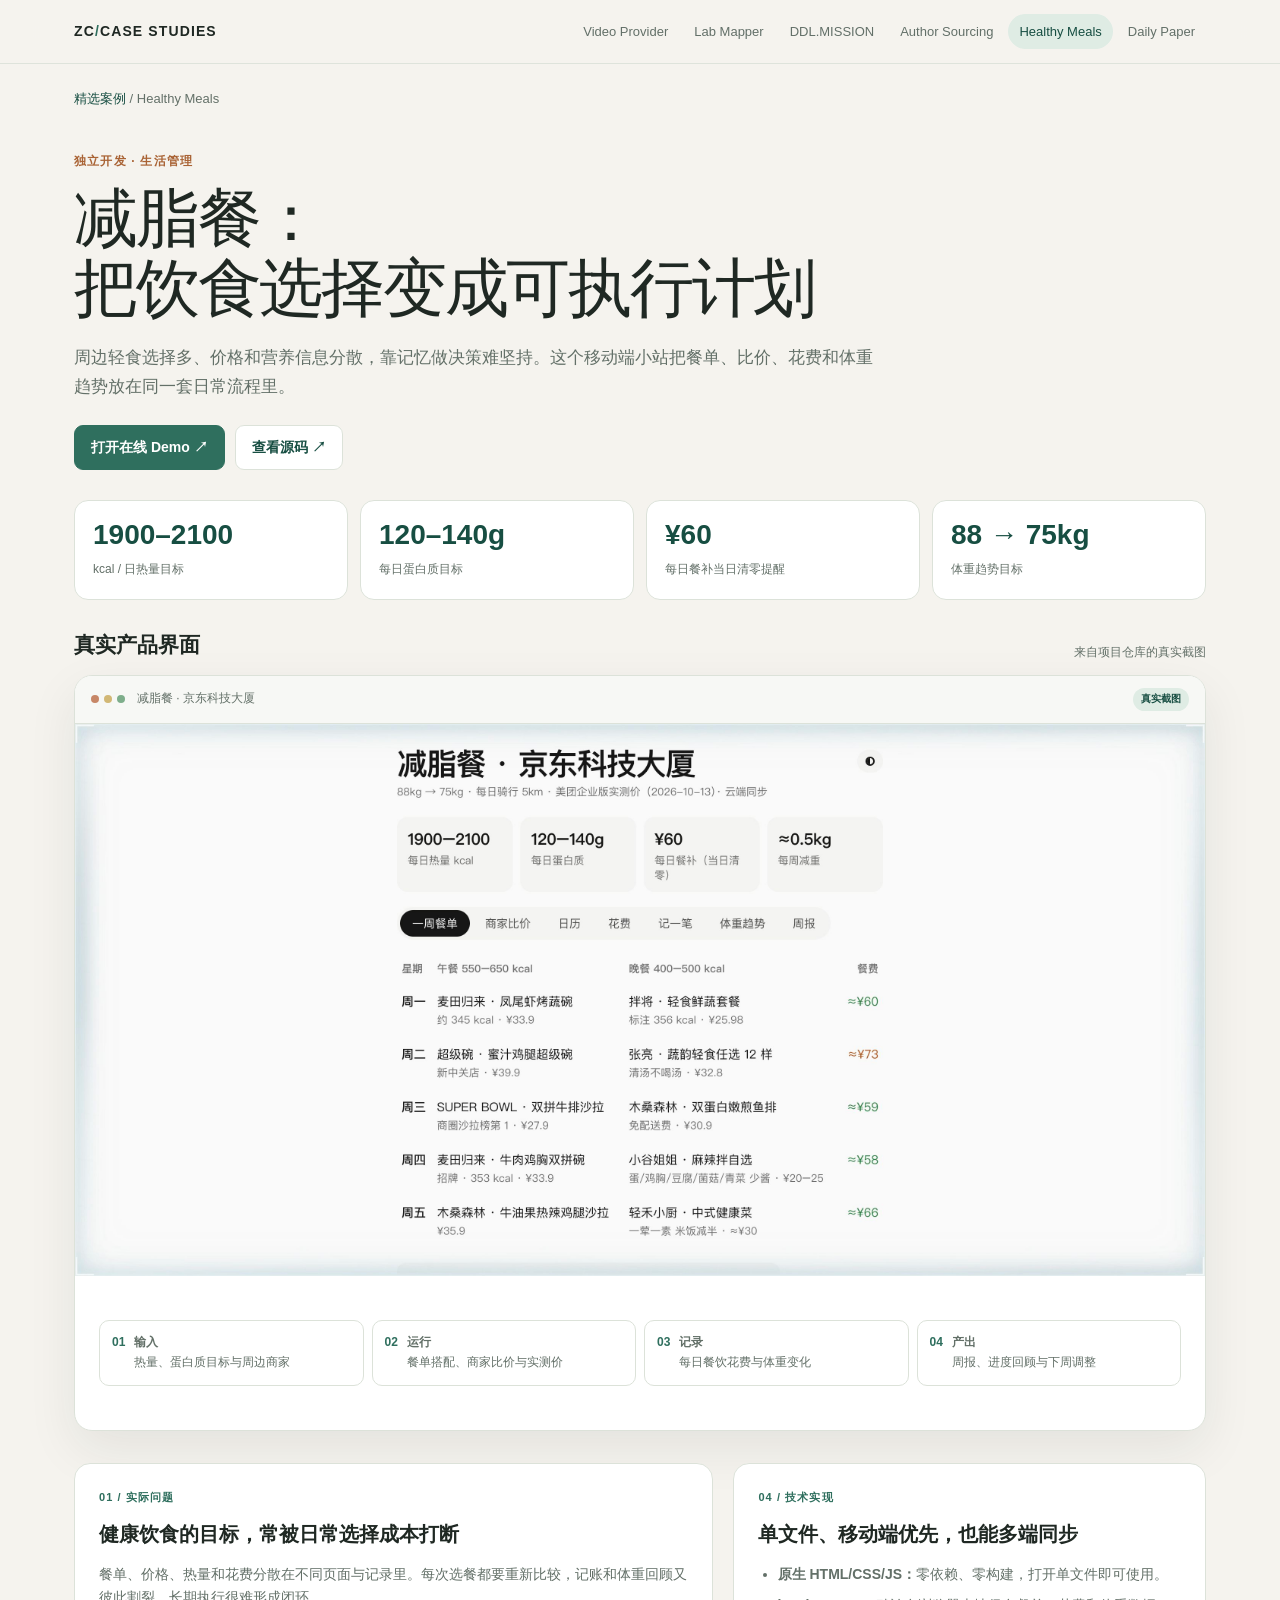
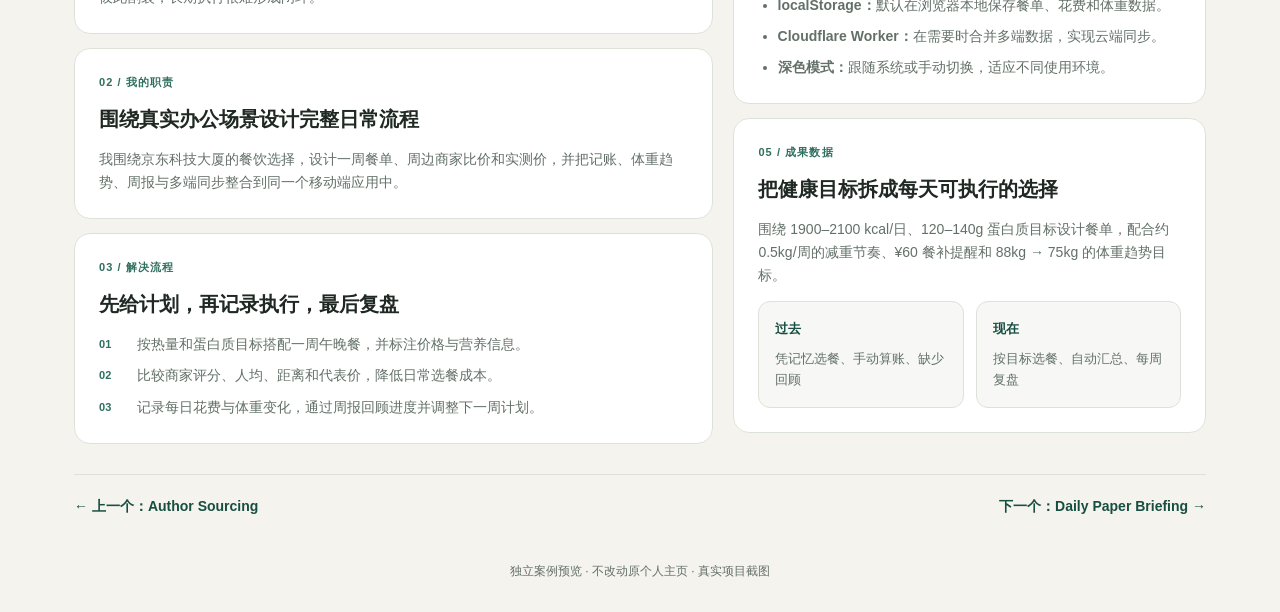
<file: healthy-meals.html>
<!doctype html>
<html lang="zh-CN">
  <head>
    <meta charset="utf-8" />
    <meta name="viewport" content="width=device-width, initial-scale=1" />
    <meta name="description" content="减脂餐 · 京东科技大厦项目案例：餐单、商家比价、记账、体重趋势、周报与云端同步。" />
    <title>减脂餐 · 项目案例</title>
    <link rel="stylesheet" href="styles.css" />
  </head>
  <body>
    <a class="skip-link" href="#main">跳到正文</a>
    <header class="site-header">
      <div class="header-inner">
        <a class="brand" href="index.html">ZC<span>/</span>CASE STUDIES</a>
        <nav class="site-nav" aria-label="案例导航">
          <a href="downbit.html">Video Provider</a>
          <a href="lab-mapper.html">Lab Mapper</a>
          <a href="ddl-mission.html">DDL.MISSION</a>
          <a href="author-sourcing.html">Author Sourcing</a>
          <a href="healthy-meals.html" aria-current="page">Healthy Meals</a>
          <a href="daily-paper-briefing.html">Daily Paper</a>
        </nav>
      </div>
    </header>

    <main id="main" class="section-shell">
      <div class="breadcrumb"><a href="index.html">精选案例</a> / Healthy Meals</div>
      <section class="case-hero">
        <p class="case-kicker">独立开发 · 生活管理</p>
        <h1>减脂餐：<br />把饮食选择变成可执行计划</h1>
        <p class="case-summary">周边轻食选择多、价格和营养信息分散，靠记忆做决策难坚持。这个移动端小站把餐单、比价、花费和体重趋势放在同一套日常流程里。</p>
        <div class="case-actions">
          <a class="button button-primary" href="https://zc-ruc.github.io/jianzhi-meals/" target="_blank" rel="noreferrer">打开在线 Demo ↗</a>
          <a class="button" href="https://github.com/Zc-RUC/jianzhi-meals" target="_blank" rel="noreferrer">查看源码 ↗</a>
        </div>
      </section>

      <section class="metric-strip" aria-label="项目成果概览">
        <div class="metric"><strong>1900–2100</strong><span>kcal / 日热量目标</span></div>
        <div class="metric"><strong>120–140g</strong><span>每日蛋白质目标</span></div>
        <div class="metric"><strong>¥60</strong><span>每日餐补当日清零提醒</span></div>
        <div class="metric"><strong>88 → 75kg</strong><span>体重趋势目标</span></div>
      </section>

      <section class="showcase" aria-labelledby="screenshot-title">
        <div class="showcase-heading">
          <h2 id="screenshot-title">真实产品界面</h2>
          <p>来自项目仓库的真实截图</p>
        </div>
        <div class="browser">
          <div class="browser-bar">
            <span class="window-dots" aria-hidden="true"><i></i><i></i><i></i></span>
            <span class="browser-title">减脂餐 · 京东科技大厦</span>
            <span class="demo-badge">真实截图</span>
          </div>
          <img src="assets/healthy-meals.jpg" alt="减脂餐工具真实界面：热量与蛋白质目标、餐补信息，以及一周午晚餐和实测价格" loading="eager" />
          <div class="demo-body">
            <ol class="demo-steps">
              <li><strong>输入</strong><br />热量、蛋白质目标与周边商家</li>
              <li><strong>运行</strong><br />餐单搭配、商家比价与实测价</li>
              <li><strong>记录</strong><br />每日餐饮花费与体重变化</li>
              <li><strong>产出</strong><br />周报、进度回顾与下周调整</li>
            </ol>
          </div>
        </div>
      </section>

      <div class="story-grid">
        <div class="story-stack">
          <article class="story-block">
            <span class="story-index">01 / 实际问题</span>
            <h2>健康饮食的目标，常被日常选择成本打断</h2>
            <p>餐单、价格、热量和花费分散在不同页面与记录里。每次选餐都要重新比较，记账和体重回顾又彼此割裂，长期执行很难形成闭环。</p>
          </article>
          <article class="story-block">
            <span class="story-index">02 / 我的职责</span>
            <h2>围绕真实办公场景设计完整日常流程</h2>
            <p>我围绕京东科技大厦的餐饮选择，设计一周餐单、周边商家比价和实测价，并把记账、体重趋势、周报与多端同步整合到同一个移动端应用中。</p>
          </article>
          <article class="story-block">
            <span class="story-index">03 / 解决流程</span>
            <h2>先给计划，再记录执行，最后复盘</h2>
            <ul class="flow-list">
              <li>按热量和蛋白质目标搭配一周午晚餐，并标注价格与营养信息。</li>
              <li>比较商家评分、人均、距离和代表价，降低日常选餐成本。</li>
              <li>记录每日花费与体重变化，通过周报回顾进度并调整下一周计划。</li>
            </ul>
          </article>
        </div>
        <aside>
          <div class="fact-panel">
            <span class="story-index">04 / 技术实现</span>
            <h2>单文件、移动端优先，也能多端同步</h2>
            <ul>
              <li><strong>原生 HTML/CSS/JS：</strong>零依赖、零构建，打开单文件即可使用。</li>
              <li><strong>localStorage：</strong>默认在浏览器本地保存餐单、花费和体重数据。</li>
              <li><strong>Cloudflare Worker：</strong>在需要时合并多端数据，实现云端同步。</li>
              <li><strong>深色模式：</strong>跟随系统或手动切换，适应不同使用环境。</li>
            </ul>
          </div>
          <div class="fact-panel">
            <span class="story-index">05 / 成果数据</span>
            <h2>把健康目标拆成每天可执行的选择</h2>
            <p>围绕 1900–2100 kcal/日、120–140g 蛋白质目标设计餐单，配合约 0.5kg/周的减重节奏、¥60 餐补提醒和 88kg → 75kg 的体重趋势目标。</p>
            <div class="before-after">
              <div class="compare-card"><strong>过去</strong><p>凭记忆选餐、手动算账、缺少回顾</p></div>
              <div class="compare-card"><strong>现在</strong><p>按目标选餐、自动汇总、每周复盘</p></div>
            </div>
          </div>
        </aside>
      </div>

      <nav class="case-footer-nav" aria-label="案例前后导航">
        <a href="author-sourcing.html">← 上一个：Author Sourcing</a>
        <a href="daily-paper-briefing.html">下一个：Daily Paper Briefing →</a>
      </nav>
    </main>

    <footer class="site-footer">独立案例预览 · 不改动原个人主页 · 真实项目截图</footer>
    <script src="script.js" defer></script>
  </body>
</html>
</file>
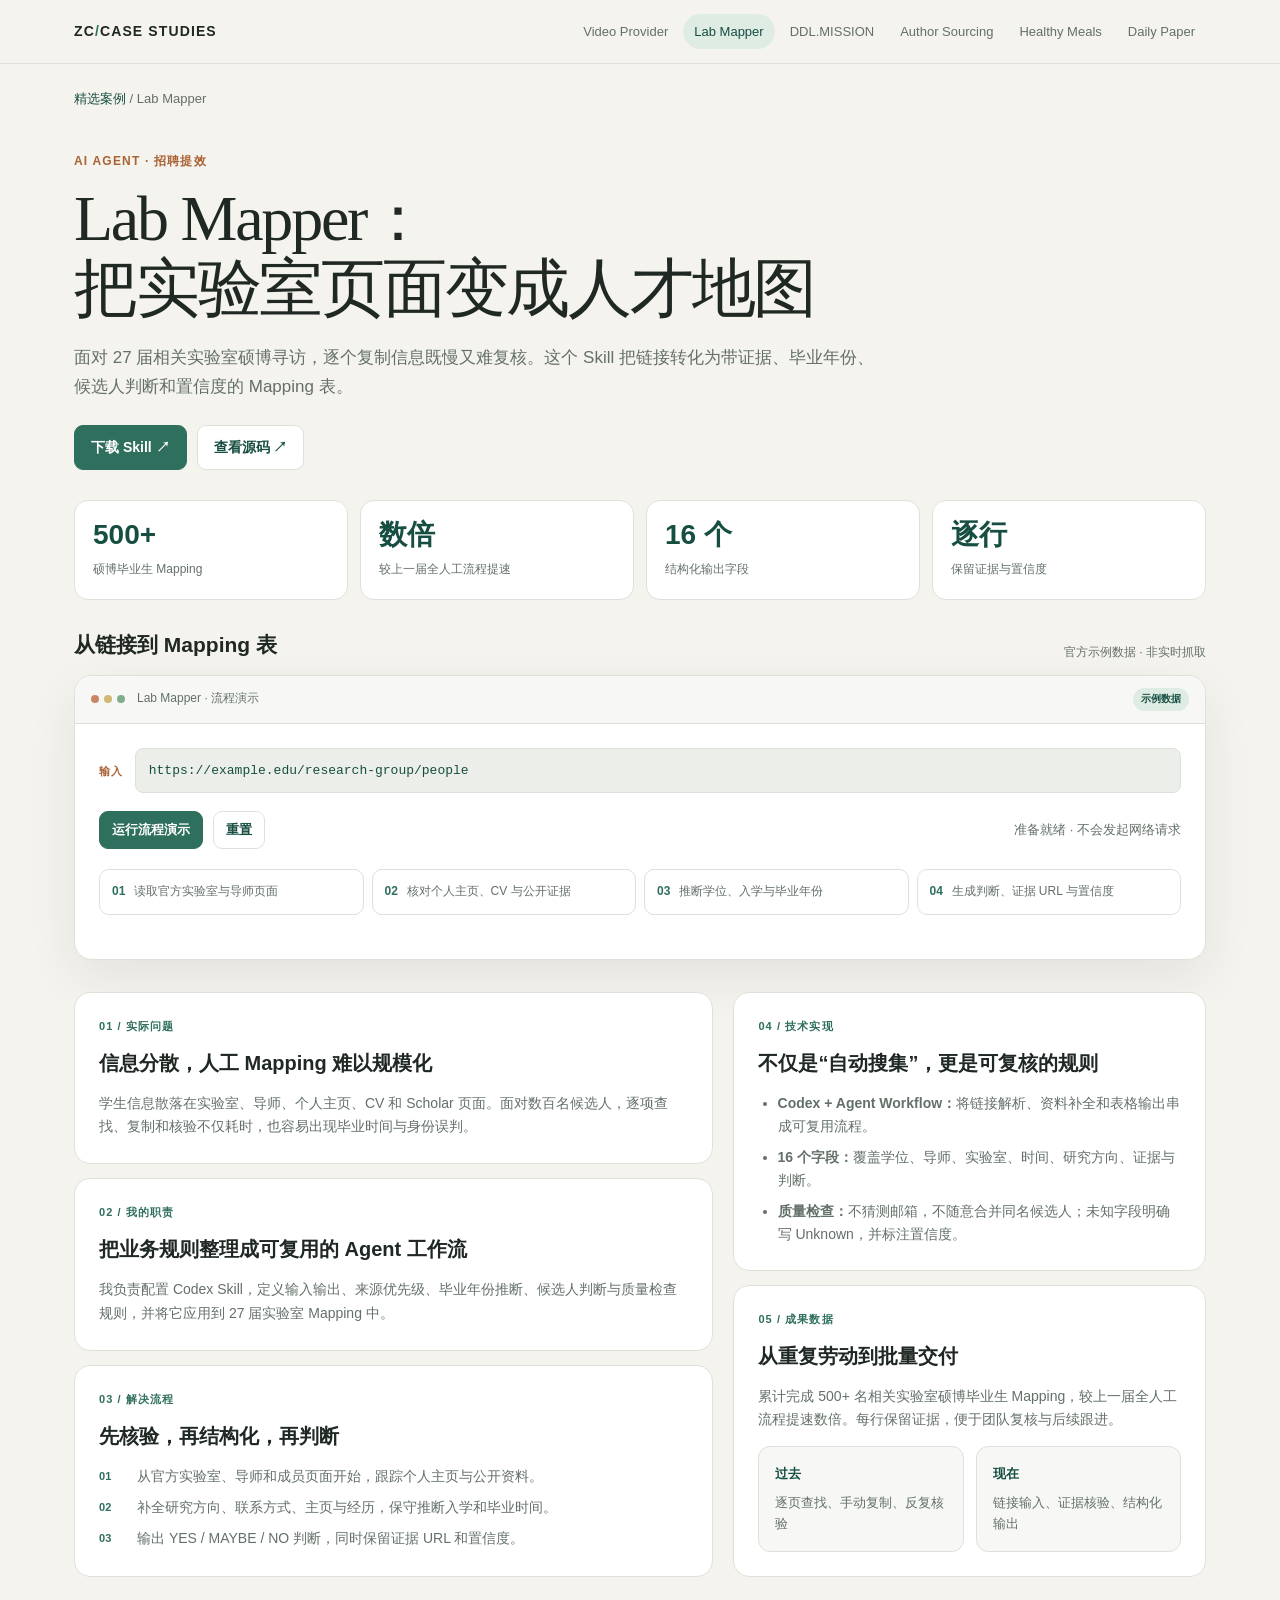
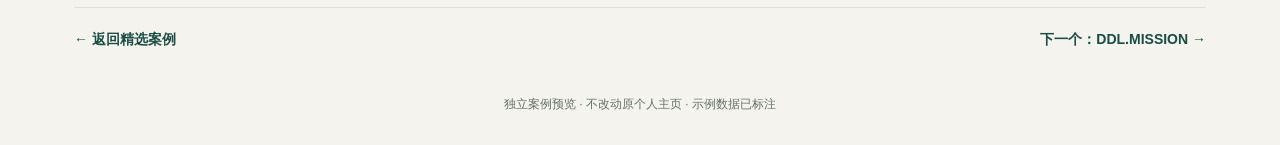
<file: lab-mapper.html>
<!doctype html>
<html lang="zh-CN">
  <head>
    <meta charset="utf-8" />
    <meta name="viewport" content="width=device-width, initial-scale=1" />
    <meta name="description" content="Lab Mapper 项目案例：从实验室页面到结构化人才 Mapping，500+ 人与数倍效率提升。" />
    <title>Lab Mapper · 项目案例</title>
    <link rel="stylesheet" href="styles.css" />
  </head>
  <body>
    <a class="skip-link" href="#main">跳到正文</a>
    <header class="site-header">
      <div class="header-inner">
        <a class="brand" href="index.html">ZC<span>/</span>CASE STUDIES</a>
        <nav class="site-nav" aria-label="案例导航">
          <a href="downbit.html">Video Provider</a>
          <a href="lab-mapper.html" aria-current="page">Lab Mapper</a>
          <a href="ddl-mission.html">DDL.MISSION</a>
          <a href="author-sourcing.html">Author Sourcing</a>
          <a href="healthy-meals.html">Healthy Meals</a>
          <a href="daily-paper-briefing.html">Daily Paper</a>
        </nav>
      </div>
    </header>

    <main id="main" class="section-shell">
      <div class="breadcrumb"><a href="index.html">精选案例</a> / Lab Mapper</div>
      <section class="case-hero">
        <p class="case-kicker">AI Agent · 招聘提效</p>
        <h1>Lab Mapper：<br />把实验室页面变成人才地图</h1>
        <p class="case-summary">面对 27 届相关实验室硕博寻访，逐个复制信息既慢又难复核。这个 Skill 把链接转化为带证据、毕业年份、候选人判断和置信度的 Mapping 表。</p>
        <div class="case-actions">
          <a class="button button-primary" href="https://zc-ruc.github.io/-/assets/skills/lab-mapper-skill.zip" target="_blank" rel="noreferrer">下载 Skill ↗</a>
          <a class="button" href="https://github.com/Zc-RUC/Mapping-" target="_blank" rel="noreferrer">查看源码 ↗</a>
        </div>
      </section>

      <section class="metric-strip" aria-label="项目成果概览">
        <div class="metric"><strong>500+</strong><span>硕博毕业生 Mapping</span></div>
        <div class="metric"><strong>数倍</strong><span>较上一届全人工流程提速</span></div>
        <div class="metric"><strong>16 个</strong><span>结构化输出字段</span></div>
        <div class="metric"><strong>逐行</strong><span>保留证据与置信度</span></div>
      </section>

      <section class="showcase" aria-labelledby="demo-title">
        <div class="showcase-heading">
          <h2 id="demo-title">从链接到 Mapping 表</h2>
          <p>官方示例数据 · 非实时抓取</p>
        </div>
        <div class="browser" data-demo="lab">
          <div class="browser-bar">
            <span class="window-dots" aria-hidden="true"><i></i><i></i><i></i></span>
            <span class="browser-title">Lab Mapper · 流程演示</span>
            <span class="demo-badge">示例数据</span>
          </div>
          <div class="demo-body">
            <div class="demo-input">
              <span class="demo-input-label">输入</span>
              <code>https://example.edu/research-group/people</code>
            </div>
            <div class="demo-controls">
              <button class="button button-primary button-small" type="button" data-demo-run>运行流程演示</button>
              <button class="button button-small" type="button" data-demo-reset>重置</button>
              <span class="demo-status" data-demo-status aria-live="polite"></span>
            </div>
            <ol class="demo-steps">
              <li data-demo-step data-status="正在读取实验室与导师官方页面">读取官方实验室与导师页面</li>
              <li data-demo-step data-status="正在核对个人主页、CV 与公开证据">核对个人主页、CV 与公开证据</li>
              <li data-demo-step data-status="正在推断学位、入学与毕业年份">推断学位、入学与毕业年份</li>
              <li data-demo-step data-status="正在生成判断、证据 URL 与置信度">生成判断、证据 URL 与置信度</li>
            </ol>
            <div class="demo-output" data-demo-output hidden>
              <div class="output-heading">
                <h3>结构化 Mapping 输出</h3>
                <span class="badge">1 条官方示例</span>
              </div>
              <div class="table-scroll">
                <table class="output-table">
                  <thead><tr><th>姓名</th><th>学位</th><th>研究方向</th><th>预计毕业</th><th>判断</th><th>置信度</th></tr></thead>
                  <tbody><tr><td>Alex Chen</td><td>PhD</td><td>Distributed systems; storage</td><td>2027</td><td><span class="badge">YES</span></td><td><span class="badge badge-warm">medium</span></td></tr></tbody>
                </table>
              </div>
              <p class="output-note">导师：Prof. Jane Doe · 实验室：Example Systems Lab · 入学：2022 · 证据：example.edu/research-group/people。此示例与 Skill 包中的 example-output.csv 一致，并非真实候选人。</p>
            </div>
          </div>
        </div>
      </section>

      <div class="story-grid">
        <div class="story-stack">
          <article class="story-block">
            <span class="story-index">01 / 实际问题</span>
            <h2>信息分散，人工 Mapping 难以规模化</h2>
            <p>学生信息散落在实验室、导师、个人主页、CV 和 Scholar 页面。面对数百名候选人，逐项查找、复制和核验不仅耗时，也容易出现毕业时间与身份误判。</p>
          </article>
          <article class="story-block">
            <span class="story-index">02 / 我的职责</span>
            <h2>把业务规则整理成可复用的 Agent 工作流</h2>
            <p>我负责配置 Codex Skill，定义输入输出、来源优先级、毕业年份推断、候选人判断与质量检查规则，并将它应用到 27 届实验室 Mapping 中。</p>
          </article>
          <article class="story-block">
            <span class="story-index">03 / 解决流程</span>
            <h2>先核验，再结构化，再判断</h2>
            <ul class="flow-list">
              <li>从官方实验室、导师和成员页面开始，跟踪个人主页与公开资料。</li>
              <li>补全研究方向、联系方式、主页与经历，保守推断入学和毕业时间。</li>
              <li>输出 YES / MAYBE / NO 判断，同时保留证据 URL 和置信度。</li>
            </ul>
          </article>
        </div>
        <aside>
          <div class="fact-panel">
            <span class="story-index">04 / 技术实现</span>
            <h2>不仅是“自动搜集”，更是可复核的规则</h2>
            <ul>
              <li><strong>Codex + Agent Workflow：</strong>将链接解析、资料补全和表格输出串成可复用流程。</li>
              <li><strong>16 个字段：</strong>覆盖学位、导师、实验室、时间、研究方向、证据与判断。</li>
              <li><strong>质量检查：</strong>不猜测邮箱，不随意合并同名候选人；未知字段明确写 Unknown，并标注置信度。</li>
            </ul>
          </div>
          <div class="fact-panel">
            <span class="story-index">05 / 成果数据</span>
            <h2>从重复劳动到批量交付</h2>
            <p>累计完成 500+ 名相关实验室硕博毕业生 Mapping，较上一届全人工流程提速数倍。每行保留证据，便于团队复核与后续跟进。</p>
            <div class="before-after">
              <div class="compare-card"><strong>过去</strong><p>逐页查找、手动复制、反复核验</p></div>
              <div class="compare-card"><strong>现在</strong><p>链接输入、证据核验、结构化输出</p></div>
            </div>
          </div>
        </aside>
      </div>

      <nav class="case-footer-nav" aria-label="案例前后导航">
        <a href="index.html">← 返回精选案例</a>
        <a href="ddl-mission.html">下一个：DDL.MISSION →</a>
      </nav>
    </main>

    <footer class="site-footer">独立案例预览 · 不改动原个人主页 · 示例数据已标注</footer>
    <script src="script.js" defer></script>
  </body>
</html>
</file>
<file: styles.css>
:root {
  --bg: #f5f3ee;
  --surface: #ffffff;
  --soft: #ecefe9;
  --text: #1f2823;
  --muted: #637068;
  --line: #dce2d9;
  --accent: #2f6f5e;
  --accent-strong: #174e42;
  --accent-soft: #dfece4;
  --warm: #a96335;
  --hero: #102a24;
  --hero-soft: #1b4b3d;
  --shadow: 0 18px 50px rgba(31, 40, 35, 0.08);
}

* { box-sizing: border-box; }
html { scroll-behavior: smooth; }
body {
  margin: 0;
  background: var(--bg);
  color: var(--text);
  font-family: ui-sans-serif, -apple-system, BlinkMacSystemFont, "Segoe UI", "PingFang SC", sans-serif;
  line-height: 1.65;
}
a { color: inherit; text-decoration: none; }
button, input { font: inherit; }
button { cursor: pointer; }
img { display: block; max-width: 100%; }
h1, h2, h3, p { margin-top: 0; }
h1, h2, h3 { text-wrap: balance; }
a:focus-visible, button:focus-visible, input:focus-visible {
  outline: 3px solid var(--accent);
  outline-offset: 4px;
}
.skip-link { position: absolute; top: -80px; left: 20px; z-index: 50; padding: 10px 14px; background: var(--text); color: #fff; }
.skip-link:focus { top: 12px; }

.site-header {
  position: sticky;
  top: 0;
  z-index: 20;
  border-bottom: 1px solid rgba(220, 226, 217, 0.9);
  background: rgba(245, 243, 238, 0.94);
  backdrop-filter: blur(16px);
}
.header-inner {
  max-width: 1180px;
  margin: 0 auto;
  padding: 14px 24px;
  display: flex;
  align-items: center;
  gap: 24px;
}
.brand {
  flex-shrink: 0;
  font-size: 14px;
  font-weight: 800;
  letter-spacing: 0.08em;
}
.brand span { color: var(--accent); }
.site-nav {
  margin-left: auto;
  display: flex;
  gap: 4px;
  overflow-x: auto;
  scrollbar-width: thin;
}
.site-nav a {
  flex-shrink: 0;
  padding: 7px 11px;
  border-radius: 999px;
  color: var(--muted);
  font-size: 13px;
  white-space: nowrap;
  transition: background-color 160ms ease, color 160ms ease;
}
.site-nav a:hover, .site-nav a[aria-current="page"] { background: var(--accent-soft); color: var(--accent-strong); }

main,
.site-footer {
  animation: page-enter 240ms ease-out both;
  transition: opacity 160ms ease, transform 160ms ease;
}
body.is-leaving main,
body.is-leaving .site-footer {
  animation: none;
  opacity: 0;
  transform: translateY(-6px);
}
@keyframes page-enter {
  from { opacity: 0; transform: translateY(8px); }
  to { opacity: 1; transform: none; }
}

.hero {
  position: relative;
  max-width: 1180px;
  margin: 28px auto 0;
  padding: clamp(36px, 6vw, 68px);
  display: grid;
  grid-template-columns: minmax(0, 1.4fr) minmax(260px, 0.6fr);
  gap: 48px;
  overflow: hidden;
  border-radius: 24px;
  background: linear-gradient(135deg, var(--hero), var(--hero-soft));
  color: #f4f1e8;
  box-shadow: var(--shadow);
}
.hero::after {
  content: "";
  position: absolute;
  width: 360px;
  height: 360px;
  right: -140px;
  bottom: -190px;
  border: 1px solid rgba(255, 255, 255, 0.14);
  border-radius: 50%;
  box-shadow: 0 0 0 50px rgba(255,255,255,0.025), 0 0 0 100px rgba(255,255,255,0.02);
  pointer-events: none;
}
.hero-copy, .hero-note { position: relative; z-index: 1; }
.eyebrow {
  margin-bottom: 18px;
  color: var(--accent);
  font-size: 12px;
  font-weight: 800;
  letter-spacing: 0.13em;
  text-transform: uppercase;
}
.hero .eyebrow { color: #a9d6c1; }
.hero h1 {
  max-width: 740px;
  margin-bottom: 24px;
  font-family: Georgia, "Songti SC", serif;
  font-size: clamp(42px, 6vw, 72px);
  font-weight: 500;
  line-height: 1.08;
  letter-spacing: -0.04em;
}
.hero-lead { max-width: 650px; margin-bottom: 0; color: #d6e2da; font-size: 17px; }
.hero-note {
  align-self: end;
  padding: 24px;
  border: 1px solid rgba(255, 255, 255, 0.16);
  border-radius: 18px;
  background: rgba(255, 255, 255, 0.06);
}
.hero-note span { display: block; margin-bottom: 10px; color: #b9d8c8; font-size: 12px; font-weight: 700; }
.hero-note strong { display: block; margin-bottom: 12px; font-size: 20px; line-height: 1.35; }
.hero-note p { margin-bottom: 0; color: #d6e2da; font-size: 14px; }
.notice {
  display: inline-flex;
  align-items: center;
  gap: 8px;
  margin-bottom: 24px;
  padding: 7px 11px;
  border: 1px solid rgba(255,255,255,0.18);
  border-radius: 999px;
  color: #dce9df;
  font-size: 12px;
}
.notice::before { content: ""; width: 7px; height: 7px; border-radius: 50%; background: #8ed0af; }

.section-shell { max-width: 1180px; margin: 0 auto; padding: 0 24px; }
.section-heading { margin: 54px 0 22px; display: flex; align-items: end; justify-content: space-between; gap: 20px; }
.section-heading h2 { margin-bottom: 0; font-size: 26px; }
.section-heading p { margin-bottom: 0; color: var(--muted); font-size: 14px; }
.case-cards { display: grid; grid-template-columns: repeat(3, minmax(0, 1fr)); gap: 18px; }
.case-card {
  overflow: hidden;
  border: 1px solid var(--line);
  border-radius: 18px;
  background: var(--surface);
  box-shadow: 0 8px 26px rgba(31,40,35,0.035);
  transition: transform 180ms ease, box-shadow 180ms ease, border-color 180ms ease;
}
.case-card:hover { transform: translateY(-4px); border-color: var(--accent); box-shadow: var(--shadow); }
.card-visual { aspect-ratio: 16 / 10; overflow: hidden; background: var(--soft); }
.card-visual > img { width: 100%; height: 100%; object-fit: cover; object-position: center; }
.card-body { padding: 20px; }
.card-kicker { margin-bottom: 10px; color: var(--warm); font-size: 11px; font-weight: 800; letter-spacing: 0.08em; text-transform: uppercase; }
.card-body h3 { margin-bottom: 10px; font-size: 21px; line-height: 1.3; }
.card-body p { color: var(--muted); font-size: 14px; }
.card-metric { display: flex; align-items: baseline; gap: 8px; margin: 18px 0; }
.card-metric strong { color: var(--accent-strong); font-size: 26px; }
.card-metric span { color: var(--muted); font-size: 12px; }
.card-link { color: var(--accent-strong); font-size: 14px; font-weight: 800; }
.mini-window { padding: 16px; background: #f8faf7; }
.mini-row { display: grid; grid-template-columns: 1.1fr 1fr auto; gap: 8px; align-items: center; padding: 9px 0; border-bottom: 1px solid var(--line); font-size: 11px; }
.mini-row:last-child { border-bottom: 0; }
.mini-row span:nth-child(2) { color: var(--muted); }
.mini-label { margin-bottom: 12px; color: var(--muted); font-size: 10px; font-weight: 800; letter-spacing: 0.08em; text-transform: uppercase; }
.mini-profile { padding: 18px; }
.mini-profile-top { display: flex; justify-content: space-between; gap: 12px; margin-bottom: 16px; font-size: 12px; font-weight: 700; }
.mini-field { display: grid; grid-template-columns: 74px 1fr; gap: 8px; padding: 6px 0; font-size: 11px; }
.mini-field span:first-child { color: var(--muted); }
.badge { display: inline-flex; align-items: center; justify-content: center; padding: 3px 8px; border-radius: 999px; background: var(--accent-soft); color: var(--accent-strong); font-size: 10px; font-weight: 800; white-space: nowrap; }
.badge-warm { background: #f2e5d7; color: var(--warm); }

.breadcrumb { padding-top: 24px; color: var(--muted); font-size: 13px; }
.breadcrumb a { color: var(--accent-strong); }
.case-hero { padding: 42px 0 30px; }
.case-kicker { margin-bottom: 12px; color: var(--warm); font-size: 12px; font-weight: 800; letter-spacing: 0.1em; text-transform: uppercase; }
.case-hero h1 { max-width: 930px; margin-bottom: 20px; font-family: Georgia, "Songti SC", serif; font-size: clamp(38px, 5.5vw, 64px); font-weight: 500; line-height: 1.1; letter-spacing: -0.035em; }
.case-summary { max-width: 800px; margin-bottom: 0; color: var(--muted); font-size: 17px; }
.case-actions { display: flex; flex-wrap: wrap; gap: 10px; margin-top: 24px; }
.button {
  display: inline-flex;
  align-items: center;
  justify-content: center;
  gap: 8px;
  min-height: 42px;
  padding: 10px 16px;
  border: 1px solid var(--line);
  border-radius: 9px;
  background: var(--surface);
  color: var(--accent-strong);
  font-size: 14px;
  font-weight: 750;
}
.button:hover { border-color: var(--accent); background: var(--accent-soft); }
.button-primary { border-color: var(--accent); background: var(--accent); color: #fff; }
.button-primary:hover { background: var(--accent-strong); color: #fff; }
.button-small { min-height: 36px; padding: 7px 12px; font-size: 13px; }
.button:disabled { cursor: wait; opacity: 0.65; }

.metric-strip { display: grid; grid-template-columns: repeat(4, minmax(0, 1fr)); gap: 12px; }
.metric { padding: 18px; border: 1px solid var(--line); border-radius: 14px; background: var(--surface); }
.metric strong { display: block; margin-bottom: 4px; color: var(--accent-strong); font-size: 28px; line-height: 1.15; }
.metric span { color: var(--muted); font-size: 12px; }

.showcase { margin-top: 28px; }
.showcase-heading { display: flex; align-items: end; justify-content: space-between; gap: 16px; margin-bottom: 12px; }
.showcase-heading h2 { margin-bottom: 0; font-size: 21px; }
.showcase-heading p { margin-bottom: 0; color: var(--muted); font-size: 12px; text-align: right; }
.browser { overflow: hidden; border: 1px solid var(--line); border-radius: 18px; background: var(--surface); box-shadow: var(--shadow); }
.browser-bar { display: flex; align-items: center; gap: 12px; min-height: 48px; padding: 10px 16px; border-bottom: 1px solid var(--line); background: #f7f8f5; }
.window-dots { display: flex; gap: 5px; }
.window-dots i { width: 8px; height: 8px; border-radius: 50%; background: var(--line); }
.window-dots i:first-child { background: #c78767; }
.window-dots i:nth-child(2) { background: #d2b875; }
.window-dots i:last-child { background: #7eae8b; }
.browser-title { color: var(--muted); font-size: 12px; }
.demo-badge { margin-left: auto; padding: 3px 8px; border-radius: 999px; background: var(--accent-soft); color: var(--accent-strong); font-size: 10px; font-weight: 800; white-space: nowrap; }
.browser > img { width: 100%; }
.demo-body { padding: 24px; }
.demo-input { display: flex; align-items: center; gap: 12px; margin-bottom: 18px; }
.demo-input-label { flex-shrink: 0; color: var(--warm); font-size: 11px; font-weight: 800; letter-spacing: 0.08em; text-transform: uppercase; }
.demo-input code { flex: 1; min-width: 0; padding: 11px 13px; overflow-wrap: anywhere; border: 1px solid var(--line); border-radius: 8px; background: var(--soft); color: var(--accent-strong); font-size: 13px; }
.demo-controls { display: flex; align-items: center; flex-wrap: wrap; gap: 10px; margin-bottom: 18px; }
.demo-status { margin-left: auto; color: var(--muted); font-size: 13px; }
.demo-steps { display: grid; grid-template-columns: repeat(4, minmax(0, 1fr)); gap: 8px; margin: 20px 0; padding: 0; list-style: none; counter-reset: step; }
.demo-steps li { position: relative; padding: 12px 12px 12px 34px; border: 1px solid var(--line); border-radius: 10px; color: var(--muted); font-size: 12px; transition: background-color 180ms ease, border-color 180ms ease, color 180ms ease; }
.demo-steps li::before { position: absolute; left: 12px; color: var(--accent); font-weight: 800; counter-increment: step; content: counter(step, decimal-leading-zero); }
.demo-steps li.is-active { border-color: var(--accent); background: var(--accent-soft); color: var(--accent-strong); }
.demo-steps li.is-done { border-color: #b8d4c2; background: #edf5ef; color: var(--accent-strong); }
.demo-steps li.is-done::before { content: "✓"; }
.demo-output { margin-top: 22px; padding-top: 20px; border-top: 1px solid var(--line); }
.demo-output[hidden] { display: none; }
.output-heading { display: flex; align-items: center; justify-content: space-between; gap: 12px; margin-bottom: 14px; }
.output-heading h3 { margin-bottom: 0; font-size: 17px; }
.output-note { margin-top: 12px; margin-bottom: 0; color: var(--muted); font-size: 12px; }
.table-scroll { overflow-x: auto; border: 1px solid var(--line); border-radius: 10px; }
.output-table { width: 100%; min-width: 660px; border-collapse: collapse; font-size: 12px; }
.output-table th, .output-table td { padding: 11px 12px; border-bottom: 1px solid var(--line); text-align: left; vertical-align: top; }
.output-table th { background: #f4f6f2; color: var(--muted); font-weight: 700; }
.output-table tr:last-child td { border-bottom: 0; }
.output-table a { color: var(--accent-strong); text-decoration: underline; text-underline-offset: 2px; }

.story-grid { display: grid; grid-template-columns: minmax(0, 1.15fr) minmax(280px, 0.85fr); gap: 20px; margin-top: 32px; }
.story-stack { display: grid; gap: 14px; }
.story-block, .fact-panel { padding: 24px; border: 1px solid var(--line); border-radius: 16px; background: var(--surface); }
.story-index { display: block; margin-bottom: 12px; color: var(--accent); font-size: 11px; font-weight: 800; letter-spacing: 0.1em; }
.story-block h2, .fact-panel h2 { margin-bottom: 12px; font-size: 20px; }
.story-block p, .fact-panel p, .story-block li, .fact-panel li { color: var(--muted); font-size: 14px; }
.story-block p:last-child, .fact-panel p:last-child, .story-block ul:last-child, .fact-panel ul:last-child { margin-bottom: 0; }
.fact-panel + .fact-panel { margin-top: 14px; }
.fact-panel ul, .story-block ul { margin: 0; padding-left: 1.2rem; }
.fact-panel li + li, .story-block li + li { margin-top: 8px; }
.flow-list { list-style: none; padding: 0 !important; counter-reset: flow; }
.flow-list li { position: relative; padding-left: 38px; }
.flow-list li::before { position: absolute; left: 0; top: 2px; color: var(--accent); font-size: 11px; font-weight: 800; counter-increment: flow; content: "0" counter(flow); }
.before-after { display: grid; grid-template-columns: 1fr 1fr; gap: 12px; }
.compare-card { padding: 16px; border: 1px solid var(--line); border-radius: 12px; background: #f7f8f5; }
.compare-card strong { display: block; margin-bottom: 8px; color: var(--accent-strong); font-size: 13px; }
.compare-card p { margin-bottom: 0; font-size: 13px; }
.case-footer-nav { display: flex; align-items: center; justify-content: space-between; gap: 14px; margin-top: 30px; padding-top: 20px; border-top: 1px solid var(--line); }
.case-footer-nav a { color: var(--accent-strong); font-size: 14px; font-weight: 750; }
.site-footer { max-width: 1180px; margin: 0 auto; padding: 44px 24px 30px; color: var(--muted); font-size: 12px; text-align: center; }
.site-footer strong { color: var(--text); }

@media (max-width: 980px) {
  .hero { grid-template-columns: 1fr; gap: 30px; margin-inline: 16px; }
  .hero-note { max-width: 560px; }
  .case-cards { grid-template-columns: 1fr; }
  .case-card { display: grid; grid-template-columns: minmax(240px, 0.75fr) minmax(0, 1fr); }
  .card-visual { aspect-ratio: auto; min-height: 100%; }
  .story-grid { grid-template-columns: 1fr; }
}
@media (max-width: 680px) {
  .header-inner { padding: 12px 16px; gap: 12px; }
  .brand { font-size: 12px; }
  .site-nav a { padding: 7px 9px; font-size: 12px; }
  .section-shell { padding-inline: 16px; }
  .hero { margin-top: 16px; padding: 32px 24px; border-radius: 18px; }
  .hero h1 { font-size: 42px; }
  .hero-note { padding: 18px; }
  .section-heading { align-items: start; flex-direction: column; gap: 4px; margin-top: 38px; }
  .case-card { display: block; }
  .card-visual { aspect-ratio: 16 / 10; }
  .case-hero { padding-top: 30px; }
  .case-summary { font-size: 15px; }
  .metric-strip { grid-template-columns: repeat(2, minmax(0, 1fr)); }
  .metric { padding: 14px; }
  .metric strong { font-size: 24px; }
  .showcase-heading { align-items: start; flex-direction: column; gap: 4px; }
  .showcase-heading p { text-align: left; }
  .browser-bar { gap: 8px; padding-inline: 12px; }
  .browser-title { max-width: 55%; overflow: hidden; text-overflow: ellipsis; white-space: nowrap; }
  .demo-body { padding: 16px; }
  .demo-input { align-items: flex-start; flex-direction: column; gap: 8px; }
  .demo-input code { width: 100%; }
  .demo-status { width: 100%; margin-left: 0; }
  .demo-steps { grid-template-columns: 1fr; }
  .story-block, .fact-panel { padding: 20px; }
  .before-after { grid-template-columns: 1fr; }
  .case-footer-nav { align-items: flex-start; flex-direction: column; }
}
@media (prefers-reduced-motion: reduce) {
  html { scroll-behavior: auto; }
  *, *::before, *::after { animation: none !important; transition: none !important; }
}
</file>
